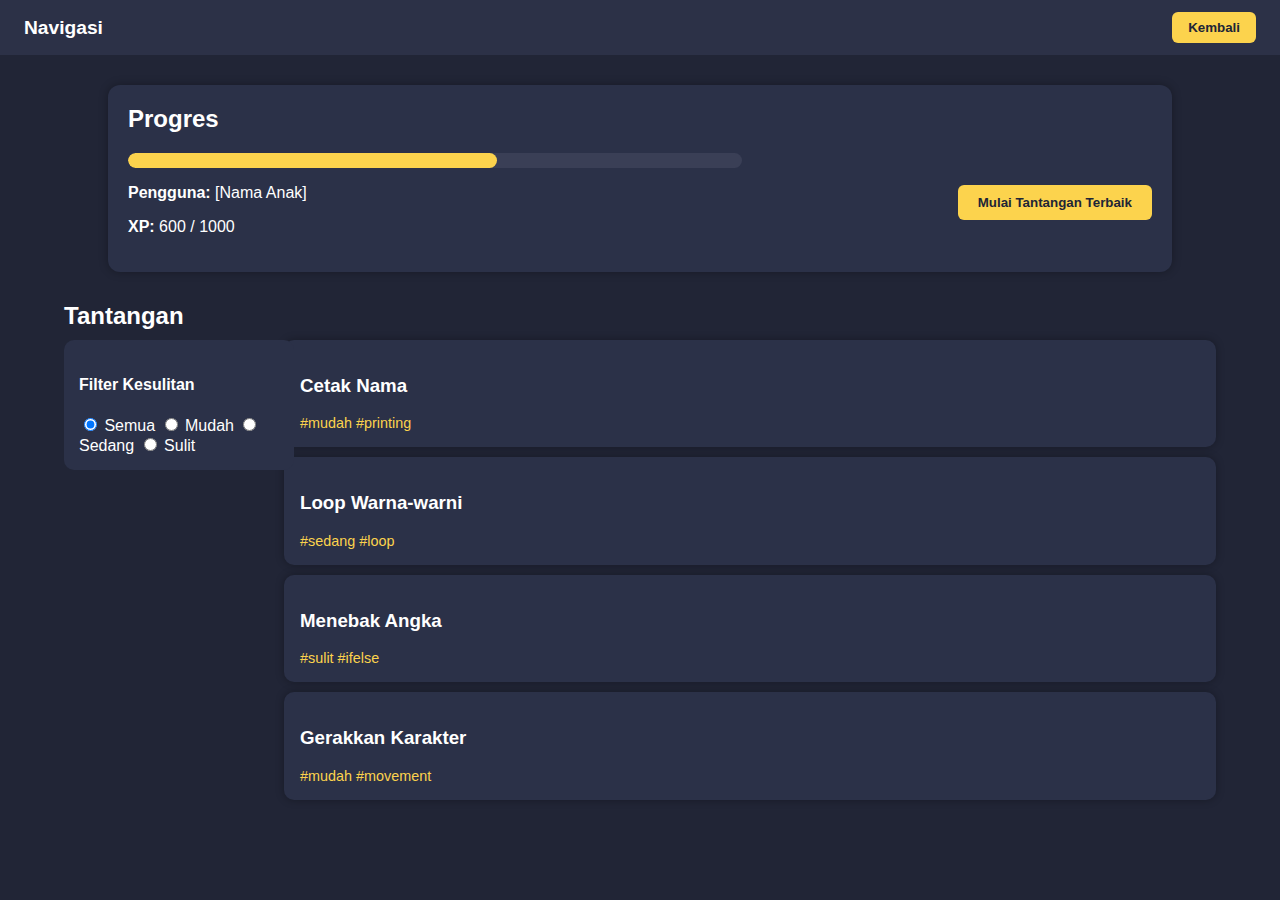
<file: Halaman_Taman_Kanak-Kanak/challenge_list.html>
<!DOCTYPE html>
<html lang="id">
<head>
  <meta charset="UTF-8">
  <meta name="viewport" content="width=device-width, initial-scale=1.0">
  <title>Daftar Tantangan - TK Coding</title>
  <link rel="stylesheet" href="challenge_list_style.css">
</head>
<body>
  <!-- NAVIGATION -->
  <nav>
    <span class="nav-title">Navigasi</span>
    <button class="back-btn" onclick="window.location.href='../index.html'">Kembali</button>
  </nav>

  <!-- PROGRESS BOX -->
  <section class="progress-box">
    <div class="progress-header">
      <h2>Progres</h2>
    </div>

    <div class="progress-content">
      <div class="user-info">
        <div class="exp-bar">
          <div class="exp-fill" style="width: 60%;"></div>
        </div>
        <p><strong>Pengguna:</strong> [Nama Anak]</p>
        <p><strong>XP:</strong> 600 / 1000</p>
      </div>

      <div class="best-challenge">
        <button id="btn-best" onclick="mulaiTantangan()">Mulai Tantangan Terbaik</button>
      </div>
    </div>
  </section>

  <!-- CHALLENGE LIST -->
  <section class="challenges">
    <h2>Tantangan</h2>

    <div class="filter-box">
      <h4>Filter Kesulitan</h4>
      <label><input type="radio" name="difficulty" value="all" checked> Semua</label>
      <label><input type="radio" name="difficulty" value="mudah"> Mudah</label>
      <label><input type="radio" name="difficulty" value="sedang"> Sedang</label>
      <label><input type="radio" name="difficulty" value="sulit"> Sulit</label>
    </div>

    <div class="challenge-list">
      <!-- contoh tantangan -->
      <div class="challenge-box mudah">
        <h3>Cetak Nama</h3>
        <p class="tags">#mudah #printing</p>
      </div>

      <div class="challenge-box sedang">
        <h3>Loop Warna-warni</h3>
        <p class="tags">#sedang #loop</p>
      </div>

      <div class="challenge-box sulit">
        <h3>Menebak Angka</h3>
        <p class="tags">#sulit #ifelse</p>
      </div>

      <div class="challenge-box mudah">
        <h3>Gerakkan Karakter</h3>
        <p class="tags">#mudah #movement</p>
      </div>
    </div>
  </section>

  <script src="challenge_list_script.js"></script>
</body>
</html>
</file>
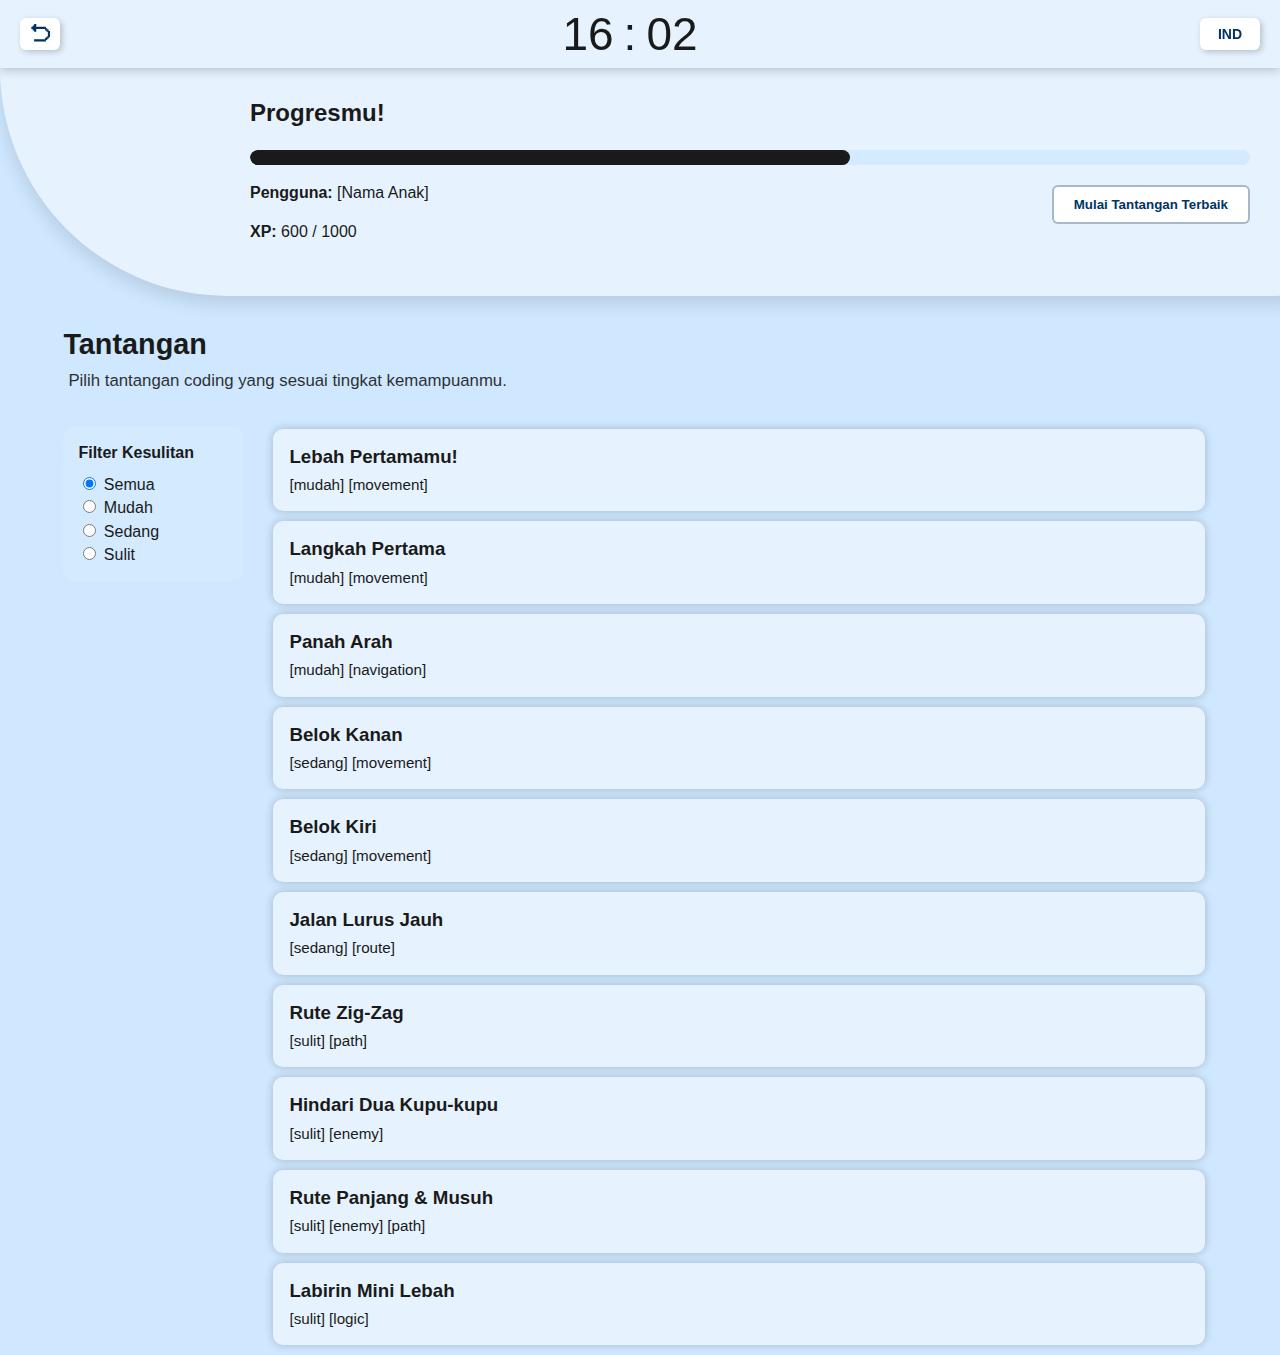
<file: SD/challenge-list.html>
<!DOCTYPE html>
<html lang="id">
<head>
  <meta charset="UTF-8">
  <meta name="viewport" content="width=device-width, initial-scale=1.0">
  <title>Daftar Tantangan - TK Coding</title>
  <link rel="stylesheet" href="challenge-list-style.css">

  <!-- FONT JAM DIGITAL -->
  <link href="https://fonts.cdnfonts.com/css/digital-numbers" rel="stylesheet">
</head>

<body class="theme-tk">

  <!-- ================================
       FIXED NAVBAR
  ================================= -->
  <nav class="navbar">

    <!-- LOGO / BACK BUTTON -> Diubah menjadi Tombol Back -->
    <button id="btn-back" class="nav-back-btn" onclick="window.location.href='../index.html'">
      ⮌
    </button>

    <!-- DIGITAL CLOCK -->
    <div class="nav-clock">
      <span id="clock-hour">00</span>:<span id="clock-minute">00</span>
    </div>

    <!-- LANGUAGE TOGGLE BUTTON -->
    <button id="lang-toggle-btn" class="lang-btn">IND</button>

  </nav>

  <!-- memberikan jarak padding supaya konten tidak tertutup navbar -->
  <div class="nav-spacer"></div>

  <!-- ================================
       PROGRESS BOX
  ================================= -->
  <section class="progress-box">
    <div class="progress-header">
      <h2 id="progress-title">Progresmu!</h2>
    </div>

    <div class="progress-content">
      <div class="user-info">
        <div class="exp-bar">
          <div class="exp-fill" style="width: 60%;"></div>
        </div>
        <p><strong id="user-label">Pengguna:</strong> [Nama Anak]</p>
        <p><strong id="xp-label">XP:</strong> 600 / 1000</p>
      </div>

      <div class="best-challenge">
        <button id="btn-best">
          <span id="btn-best-text">Mulai Tantangan Terbaik</span>
        </button>
      </div>
    </div>
  </section>

  <!-- ================================
       CHALLENGE LIST
  ================================= -->
  <section class="challenges">
    <h2 id="challenge-title">Tantangan</h2>
    <p class="challenge-subtitle" id="challenge-subtitle">Pilih tantangan coding yang sesuai tingkat kemampuanmu.</p>

    
    <div class="filter-box">
      <h4 id="filter-text">Filter Kesulitan</h4>

      <label><input type="radio" name="difficulty" value="all" checked> <span id="filter-all">Semua</span></label> <br>
      <label><input type="radio" name="difficulty" value="mudah"> <span id="filter-easy">Mudah</span></label> <br>
      <label><input type="radio" name="difficulty" value="sedang"> <span id="filter-medium">Sedang</span></label> <br>
      <label><input type="radio" name="difficulty" value="sulit"> <span id="filter-hard">Sulit</span></label> <br> 
    </div>

    <div class="challenge-list">

      <div class="challenge-box mudah" data-map="0" data-id="0">
        <h3 class="cl-title">Lebah Pertamamu!</h3>
        <p class="tags cl-tags">[mudah] [movement]</p>
      </div>

      <div class="challenge-box mudah" data-map="1" data-id="1">
        <h3 class="cl-title">Langkah Pertama</h3>
        <p class="tags cl-tags">[mudah] [movement]</p>
      </div>

      <div class="challenge-box mudah" data-map="2" data-id="2">
        <h3 class="cl-title">Panah Arah</h3>
        <p class="tags cl-tags">[mudah] [navigation]</p>
      </div>

      <div class="challenge-box sedang" data-map="3" data-id="3">
        <h3 class="cl-title">Belok Kanan</h3>
        <p class="tags cl-tags">[sedang] [movement]</p>
      </div>

      <div class="challenge-box sedang" data-map="4" data-id="4">
        <h3 class="cl-title">Belok Kiri</h3>
        <p class="tags cl-tags">[sedang] [movement]</p>
      </div>

      <div class="challenge-box sedang" data-map="5" data-id="5">
        <h3 class="cl-title">Jalan Lurus Jauh</h3>
        <p class="tags cl-tags">[sedang] [route]</p>
      </div>

      <div class="challenge-box sulit" data-map="6" data-id="6">
        <h3 class="cl-title">Rute Zig-Zag</h3>
        <p class="tags cl-tags">[sulit] [path]</p>
      </div>

      <div class="challenge-box sulit" data-map="7" data-id="7">
        <h3 class="cl-title">Hindari Dua Kupu-kupu</h3>
        <p class="tags cl-tags">[sulit] [enemy]</p>
      </div>

      <div class="challenge-box sulit" data-map="8" data-id="8">
        <h3 class="cl-title">Rute Panjang & Musuh</h3>
        <p class="tags cl-tags">[sulit] [enemy] [path]</p>
      </div>

      <div class="challenge-box sulit" data-map="9" data-id="9">
        <h3 class="cl-title">Labirin Mini Lebah</h3>
        <p class="tags cl-tags">[sulit] [logic]</p>
      </div>


    </div>

  </section>

  <script src="challenge-list-script.js"></script>

</body>
</html>
</file>
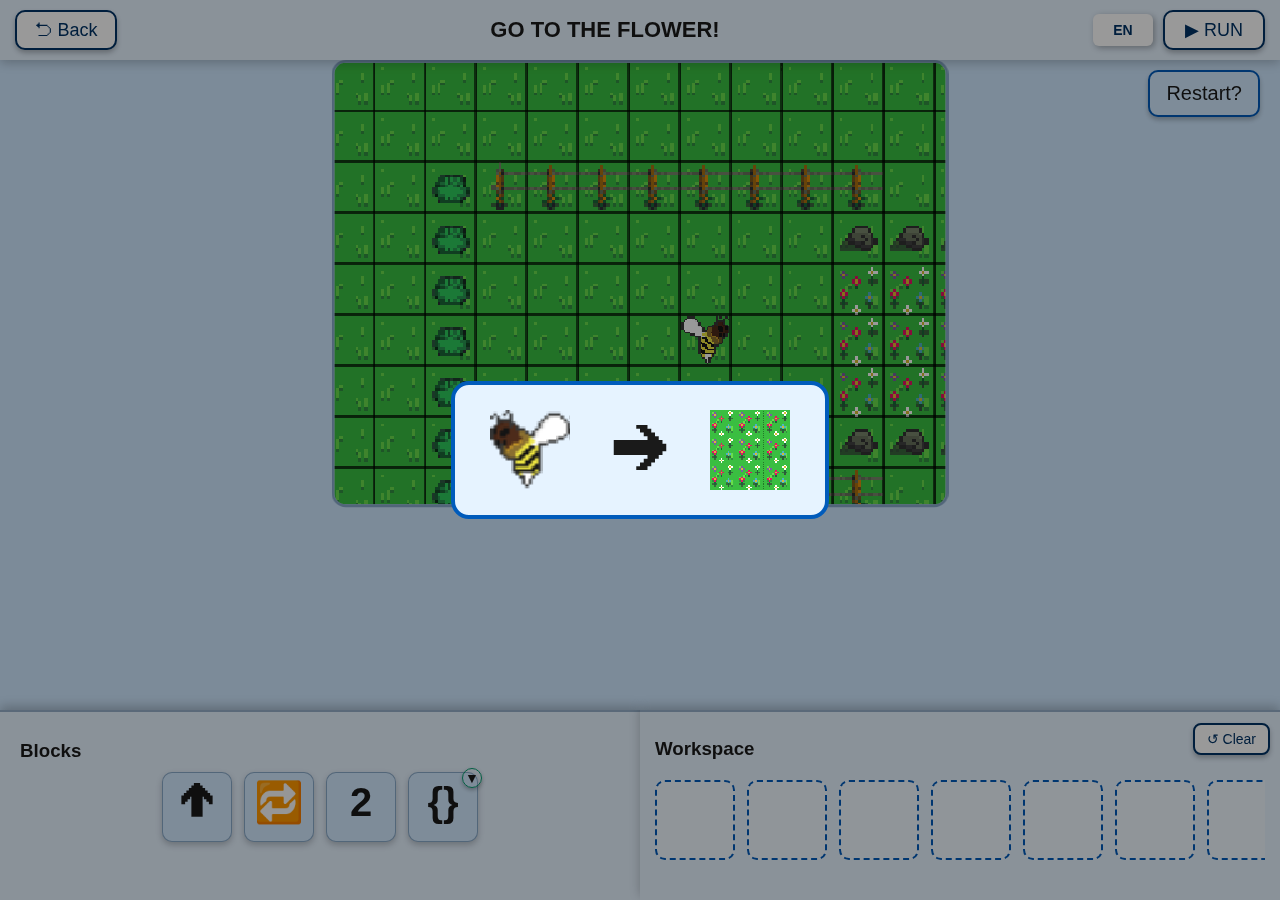
<file: SD/gameplay.html>
<!DOCTYPE html>
<html lang="id">
  <head>
    <meta charset="UTF-8">
    <meta name="viewport" content="width=device-width, initial-scale=1.0">
    <title>Editor Codeblocks</title>
    <link rel="stylesheet" href="gameplay-style.css">
  </head>

  <body>

  <div class="header-bar">
    <button id="btn-back" class="nav-btn">⮌ Back</button>

    <div class="title" id="title-text">GO TO THE FLOWER!</div>

    <div class="right-controls">
        <button id="lang-toggle-btn" class="lang-btn">EN</button>
        <button id="btn-run" class="nav-btn">▶ RUN</button>
    </div>
  </div>


  <canvas id="game"></canvas>

  <button id="btn-reset-manual" class="btn-reset-manual">Restart?</button>

  <div class="bottom-panel">

    <!-- TOOLBAR kiri -->
    <div class="toolbar-area">
      <h3 id="title-blocks">Blocks</h3>
        <div class="toolbar-buttons">

          <div class="toolbar-btn" id="btn-jalan">
            <span class="block-label">🡱</span>
            <div class="dropup" id="dropup-jalan">
              <div class="drop-item" data-type="jalan" data-dir="up">🡱</div>
              <div class="drop-item" data-type="jalan" data-dir="right">🡲</div>
              <div class="drop-item" data-type="jalan" data-dir="left">🡸</div>
              <div class="drop-item" data-type="jalan" data-dir="down">🡳</div>
            </div>
          </div>

          <div class="toolbar-btn" id="btn-tembak">
            <span class="block-label">🔫</span>
            <div class="dropup" id="dropup-tembak">
              <div class="drop-item" data-type="tembak">🔫</div>
            </div>
          </div>

          <div class="toolbar-btn" id="btn-loop">
            <span class="block-label">🔁</span>
            <div class="dropup" id="dropup-loop">
              <div class="drop-item" data-type="loop" data-dir="default">1</div>
            </div>
          </div>

          <div class="toolbar-btn" id="btn-if-else">
            <span class="block-label">2</span>
            <div class="dropup" id="dropup-if-else">
              <div class="drop-item" data-type="if-else" data-dir="default">1</div>
            </div>
          </div>

          <!-- FUNCTION BLOCK DENGAN TOGGLE DAN DEFINITION BUBBLE -->
          <div class="toolbar-btn" id="btn-function">
            <span class="block-label function-label">{}</span>
            
            <!-- Tombol Toggle Function Definition (di render ulang via JS) -->
            <div class="function-toggle-btn" id="function-toggle-btn-toolbar">▼</div>

            <!-- Function Definition Bubble - Selalu di toolbar, dibuka/ditutup via JS -->
            <div class="function-dropup" id="function-definition-bubble">
              <div class="function-slot-container">
                  <div class="slot function-nested-slot" data-index="0"></div>
                  <div class="slot function-nested-slot" data-index="1"></div>
              </div>
            </div>

            <div class="dropup" id="dropup-function">
              <div class="drop-item" data-type="function" data-dir="default">{}</div>
            </div>
          </div>
          <!-- END FUNCTION BLOCK -->

        </div>
    </div>


    <!-- WORKSPACE kanan - KOSONGKAN DARI SINI -->
  </div>
    
  <!-- WORKSPACE BARU: Pindah ke luar bottom-panel untuk mengontrol stacking secara global -->
  <div class="workspace-area-wrapper">
      <div class="workspace-area">

        <button id="btn-reset-workspace" class="btn-reset-workspace">↺ Clear</button>

        <h3 id="title-workspace">Area Kerja</h3>
        <div id="slots" class="workspace-scroll">
          <div class="slot"></div>
          <div class="slot"></div>
          <div class="slot"></div>
          <div class="slot"></div>
          <div class="slot"></div>
          <div class="slot"></div>
          <div class="slot"></div>
          <div class="slot"></div>
          <div class="slot"></div>
          <div class="slot"></div>
          <div class="slot"></div>
        </div>
      </div>
  </div>


  <div id="win-overlay" class="win-overlay">
    <div class="win-popup">
      <div class="win-title">🎉 YOU WIN! 🎉</div>
      <div id="honey-reward" class="honey-reward">
        <img src="../Asset/Sprites/Honeycomb.png" class="honey-icon">
        <div class="honey-equal">=</div>
        <span id="honey-number">1</span>
      </div>
      <button class="btn-kembali" id="btn-kembali-win">⮌ BACK</button>
    </div>
  </div>

  <div id="intro-popup">
    <div class="intro-content">
      <canvas id="intro-bee-canvas" width="64" height="64"></canvas>
      <div class="intro-arrow">🡲</div>
      <img src="../Asset/flower-demo.png" class="intro-flower">
    </div>
  </div>

  <script src="gameplay-script.js"></script> 
  </body>
</html>
</file>
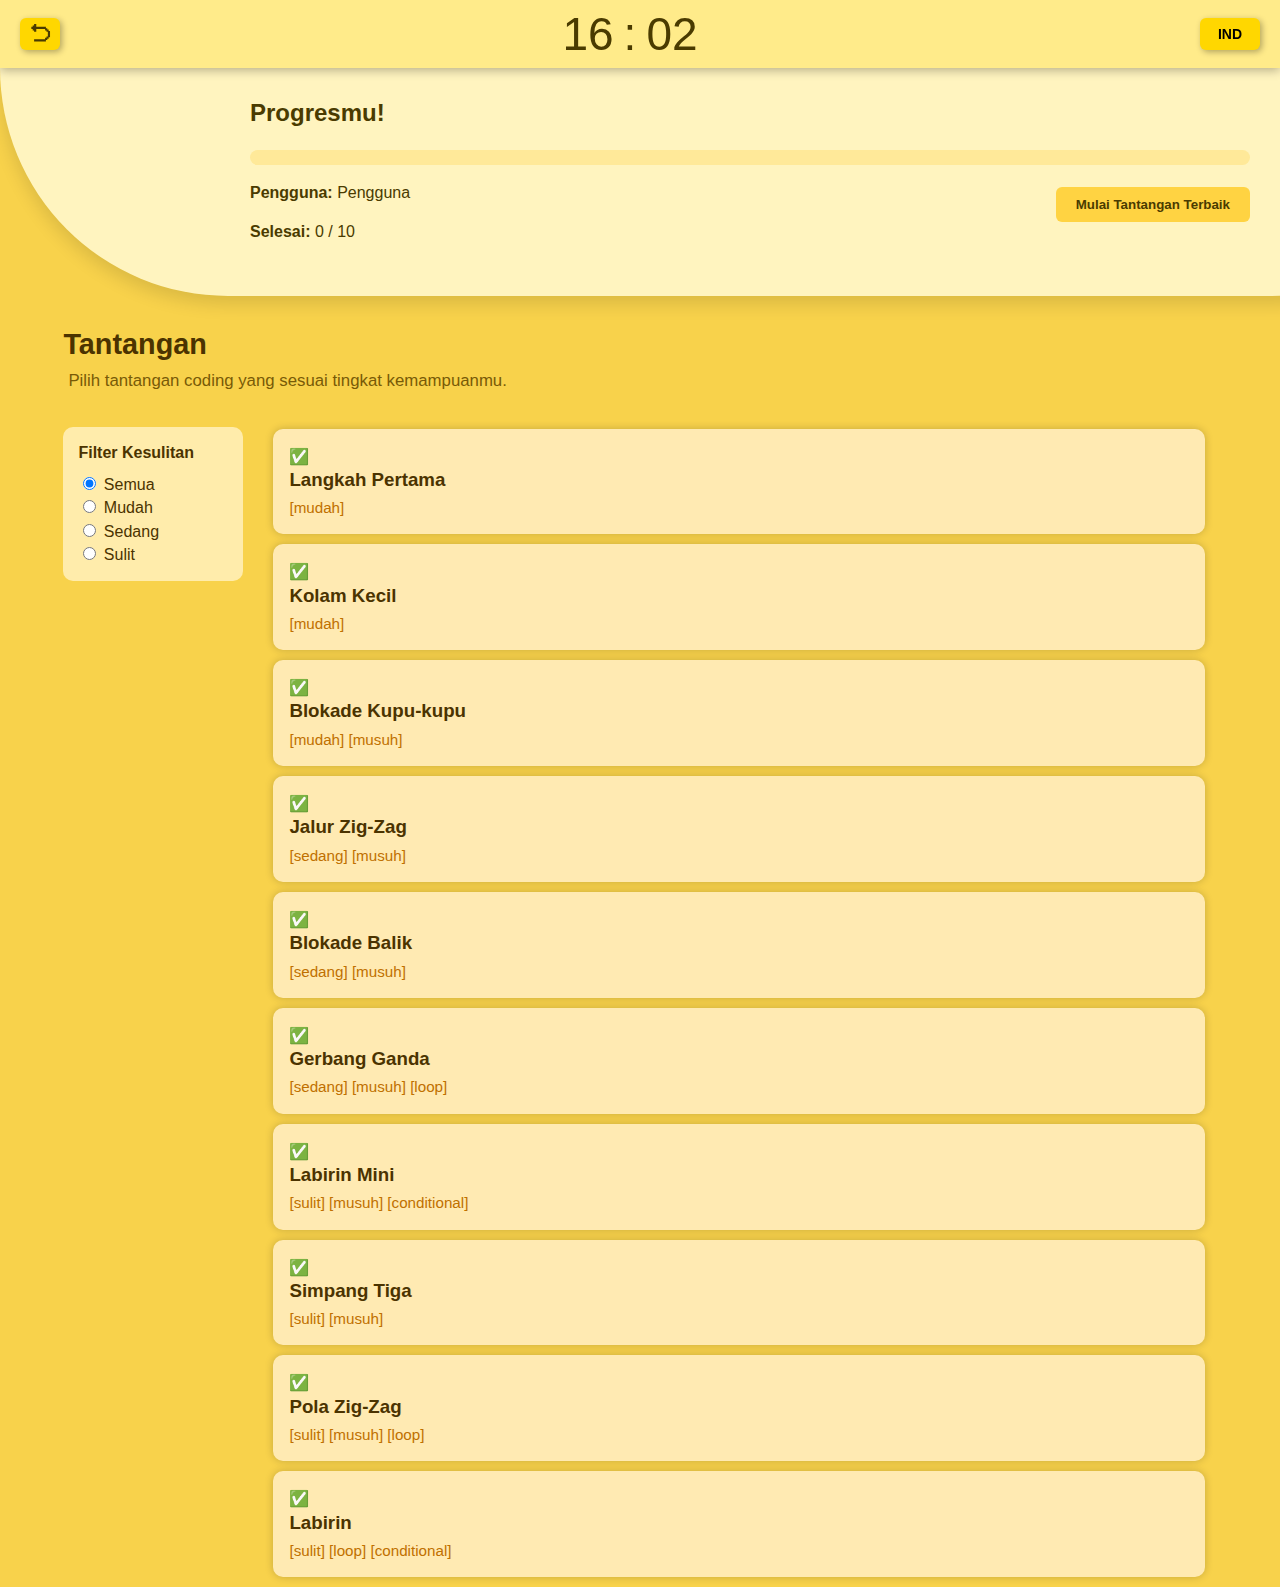
<file: TK/challenge-list.html>
<!DOCTYPE html>
<html lang="id">
<head>
  <meta charset="UTF-8">
  <meta name="viewport" content="width=device-width, initial-scale=1.0">
  <title>Daftar Tantangan - TK Coding</title>
  <link rel="stylesheet" href="challenge-list-style.css">
  <link href="https://fonts.cdnfonts.com/css/digital-numbers" rel="stylesheet">
</head>

<body class="theme-tk">

  <!-- ================================
       FIXED NAVBAR
  ================================= -->
  <nav class="navbar">

    <button id="btn-back" class="nav-back-btn" onclick="window.location.href='../index.html'">
      ⮌
    </button>

    <div class="nav-clock">
      <span id="clock-hour">00</span>:<span id="clock-minute">00</span>
    </div>

    <button id="lang-toggle-btn" class="lang-btn">IND</button>

  </nav>

  <div class="nav-spacer"></div>

  <!-- ================================
       PROGRESS BOX
  ================================= -->
  <section class="progress-box">
    <div class="progress-header">
      <h2 id="progress-title">Progresmu!</h2>
    </div>

    <div class="progress-content">
      <div class="user-info">
        <div class="exp-bar">
          <div id="exp-fill" class="exp-fill" style="width: 0%;"></div>
        </div>
        <p><strong id="user-label">Pengguna:</strong> <span id="user-name-display">[Nama Anak]</span></p>
        <p><strong id="xp-label">XP:</strong> <span id="user-xp-display">0</span> / <span id="user-xp-max">10</span></p>
      </div>

      <div class="best-challenge">
        <button id="btn-best">
          <span id="btn-best-text">Mulai Tantangan Terbaik</span>
        </button>
      </div>
    </div>
  </section>

  <!-- ================================
       CHALLENGE LIST
  ================================= -->
  <section class="challenges">
    <h2 id="challenge-title">Tantangan</h2>
    <p class="challenge-subtitle" id="challenge-subtitle">Pilih tantangan coding yang sesuai tingkat kemampuanmu.</p>

    <div class="filter-box">
      <h4 id="filter-text">Filter Kesulitan</h4>

      <label><input type="radio" name="difficulty" value="all" checked> <span id="filter-all">Semua</span></label> <br>
      <label><input type="radio" name="difficulty" value="mudah"> <span id="filter-easy">Mudah</span></label> <br>
      <label><input type="radio" name="difficulty" value="sedang"> <span id="filter-medium">Sedang</span></label> <br>
      <label><input type="radio" name="difficulty" value="sulit"> <span id="filter-hard">Sulit</span></label> <br> 
    </div>

    <div class="challenge-list">

      <div class="challenge-box mudah" data-map="0" data-id="0">
        <div class="completion-badge hidden">✅</div>
        <h3 class="cl-title">Langkah Pertama</h3>
        <p class="tags cl-tags">[mudah] [musuh]</p>
      </div>

      <div class="challenge-box mudah" data-map="1" data-id="1">
        <div class="completion-badge hidden">✅</div>
        <h3 class="cl-title">Kolam Kecil</h3>
        <p class="tags cl-tags">[mudah] [musuh]</p>
      </div>

      <div class="challenge-box mudah" data-map="2" data-id="2">
        <div class="completion-badge hidden">✅</div>
        <h3 class="cl-title">Blokade Kupu-kupu</h3>
        <p class="tags cl-tags">[mudah] [musuh]</p>
      </div>

      <div class="challenge-box sedang" data-map="3" data-id="3">
        <div class="completion-badge hidden">✅</div>
        <h3 class="cl-title">Jalur Zig-Zag</h3>
        <p class="tags cl-tags">[sedang] [musuh]</p>
      </div>

      <div class="challenge-box sedang" data-map="4" data-id="4">
        <div class="completion-badge hidden">✅</div>
        <h3 class="cl-title">Blokade Balik</h3>
        <p class="tags cl-tags">[sedang] [musuh]</p>
      </div>

      <div class="challenge-box sedang" data-map="5" data-id="5">
        <div class="completion-badge hidden">✅</div>
        <h3 class="cl-title">Gerbang Ganda</h3>
        <p class="tags cl-tags">[sedang] [musuh] [loop]</p>
      </div>

      <div class="challenge-box sulit" data-map="6" data-id="6">
        <div class="completion-badge hidden">✅</div>
        <h3 class="cl-title">Labirin Mini</h3>
        <p class="tags cl-tags">[sulit] [musuh] [conditional]</p>
      </div>

      <div class="challenge-box sulit" data-map="7" data-id="7">
        <div class="completion-badge hidden">✅</div>
        <h3 class="cl-title">Simpang Tiga</h3>
        <p class="tags cl-tags">[sulit] [musuh]</p>
      </div>

      <div class="challenge-box sulit" data-map="8" data-id="8">
        <div class="completion-badge hidden">✅</div>
        <h3 class="cl-title">Pola Zig-Zag</h3>
        <p class="tags cl-tags">[sulit] [musuh] [loop]</p>
      </div>

      <div class="challenge-box sulit" data-map="9" data-id="9">
        <div class="completion-badge hidden">✅</div>
        <h3 class="cl-title">Labirin</h3>
        <p class="tags cl-tags">[sulit] [loop] [conditional]</p>
      </div>

    </div>

  </section>

  <script src="challenge-list-script.js"></script>

</body>
</html>
</file>
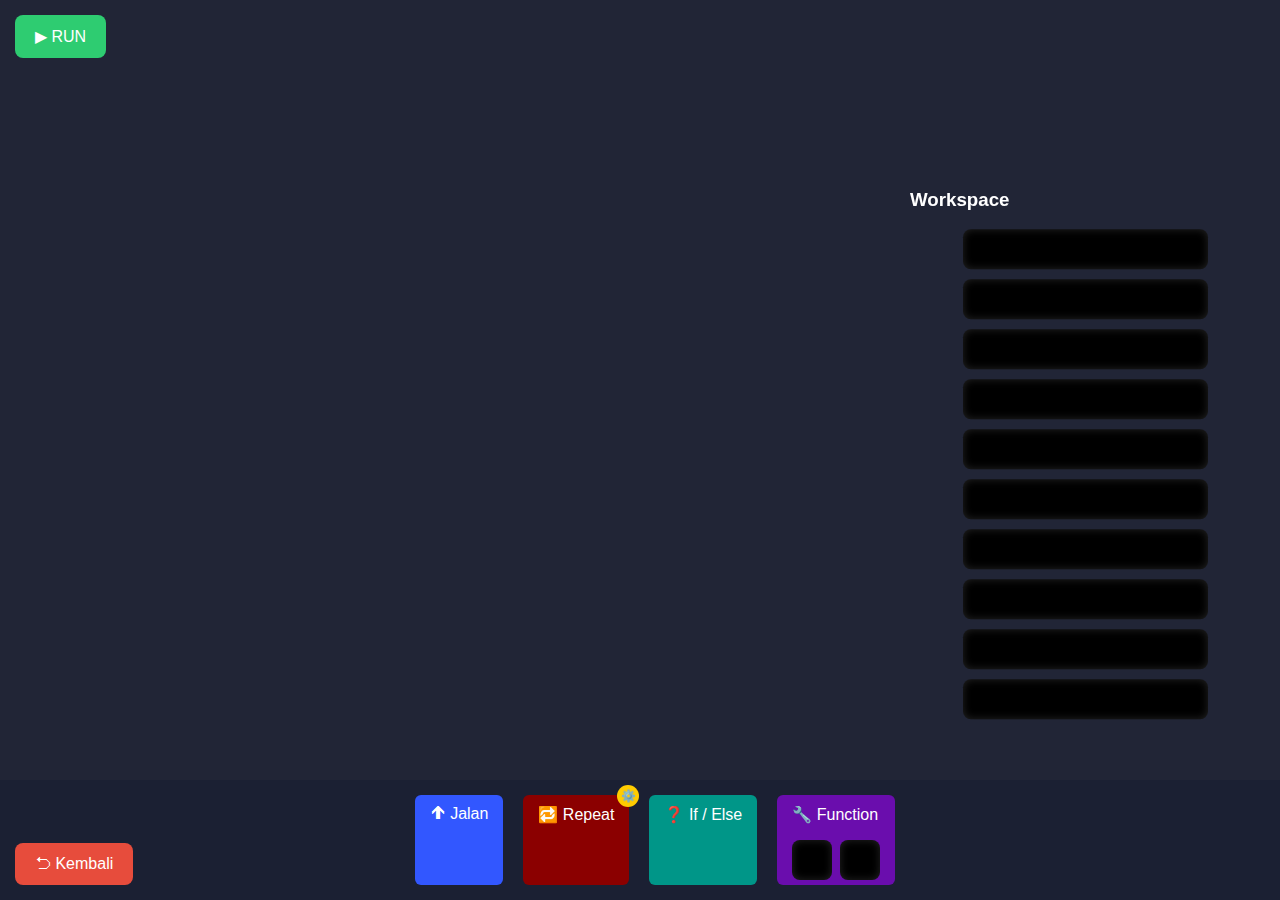
<file: Referensi/challenge-placeholder/challenge-placeholder.html>
<!DOCTYPE html>
<html lang="id">
<head>
  <meta charset="UTF-8">
  <meta name="viewport" content="width=device-width, initial-scale=1.0">
  <title>Editor Codeblocks</title>
  <link rel="stylesheet" href="challenge-placeholder.css">
</head>

<body>

<button id="btn-run">▶ RUN</button>

<div class="work-area">

  <!-- WORKSPACE VERTIKAL -->
  <div class="workspace">
    <h3>Workspace</h3>
    <div id="slots">
      <!-- 10 SLOT KOSONG -->
      <div class="slot"></div>
      <div class="slot"></div>
      <div class="slot"></div>
      <div class="slot"></div>
      <div class="slot"></div>
      <div class="slot"></div>
      <div class="slot"></div>
      <div class="slot"></div>
      <div class="slot"></div>
      <div class="slot"></div>
    </div>
  </div>

  <!-- CODEBLOCKS BAWAH -->
  <div class="codeblocks-bar">

    <!-- JALAN -->
    <div class="block block-jalan" data-type="jalan">
      🡱 Jalan
    </div>

    <!-- REPEAT -->
    <div class="block block-repeat" data-type="repeat">
      🔁 Repeat
    </div>

    <!-- IF/ELSE -->
    <div class="block block-if" data-type="if">
      ❓ If / Else
    </div>

    <!-- FUNCTION -->
    <div class="block block-func" data-type="function">
      🔧 Function
      <div class="func-inner">
        <div class="slot func-slot"></div>
        <div class="slot func-slot"></div>
      </div>
    </div>

  </div>

</div>

<button id="btn-back" onclick="window.location.href='../challenge-list.html'">⮌ Kembali</button>

<!-- POPUP REPEAT EDITOR -->
<div id="repeat-editor" class="repeat-editor hidden">
  <div class="repeat-window">

    <div class="repeat-header">
      <span>Edit Repeat</span>
      <button id="repeat-close" class="repeat-close">✖</button>
    </div>

    <div class="repeat-slots">
      <div class="slot repeat-inner-slot"></div>
      <div class="slot repeat-inner-slot"></div>
    </div>

    <label class="repeat-label">Jumlah Pengulangan:</label>
    <input type="number" id="repeat-count" min="1" value="1">

    <button id="save-repeat" class="repeat-save">Simpan</button>

  </div>
</div>


<script src="challenge-placeholder.js"></script>

</body>
</html>
</file>
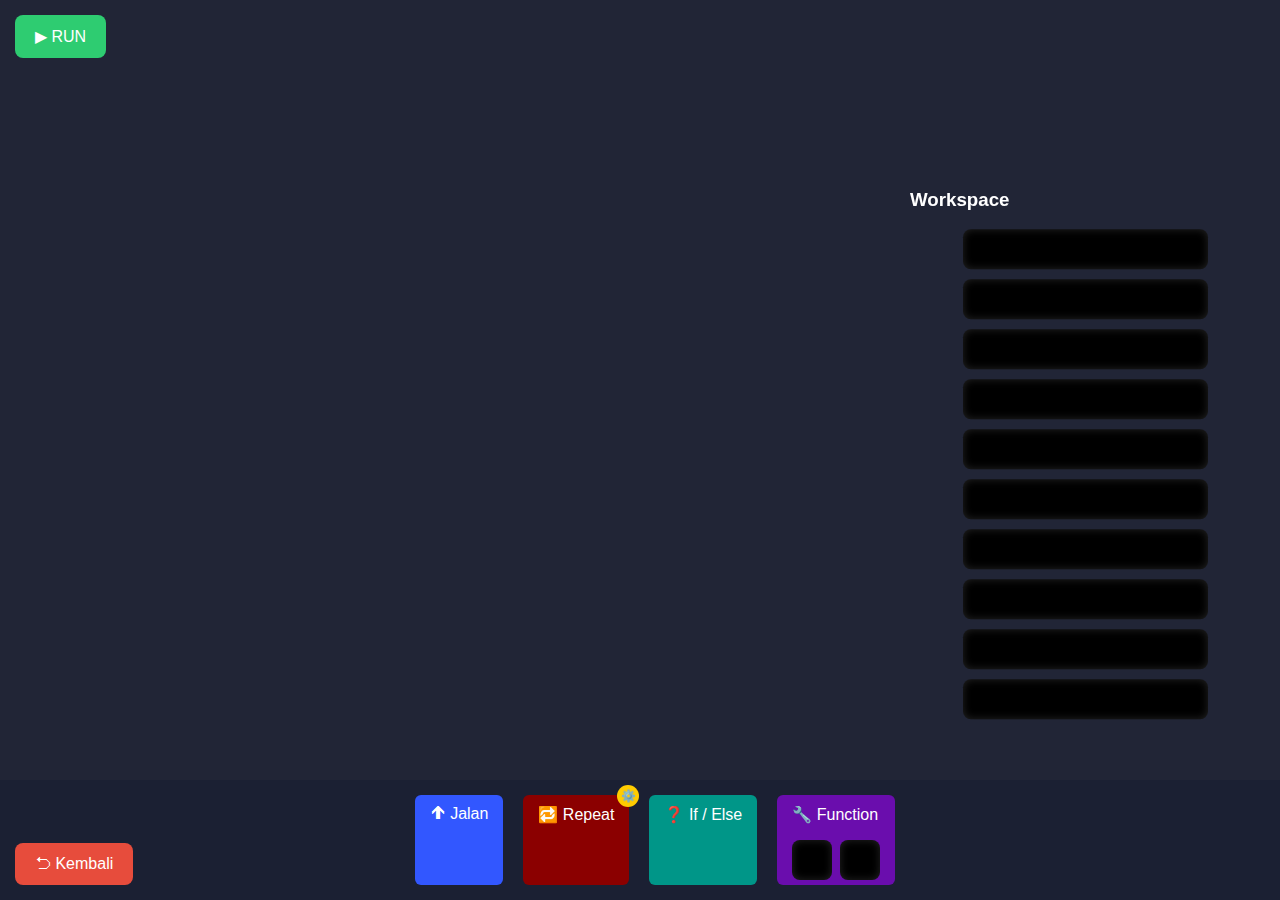
<file: TK/challenge-placeholder/challenge-placeholder.html>
<!DOCTYPE html>
<html lang="id">
<head>
  <meta charset="UTF-8">
  <meta name="viewport" content="width=device-width, initial-scale=1.0">
  <title>Editor Codeblocks</title>
  <link rel="stylesheet" href="challenge-placeholder.css">
</head>

<body>

<button id="btn-run">▶ RUN</button>

<div class="work-area">

  <!-- WORKSPACE VERTIKAL -->
  <div class="workspace">
    <h3>Workspace</h3>
    <div id="slots">
      <!-- 10 SLOT KOSONG -->
      <div class="slot"></div>
      <div class="slot"></div>
      <div class="slot"></div>
      <div class="slot"></div>
      <div class="slot"></div>
      <div class="slot"></div>
      <div class="slot"></div>
      <div class="slot"></div>
      <div class="slot"></div>
      <div class="slot"></div>
    </div>
  </div>

  <!-- CODEBLOCKS BAWAH -->
  <div class="codeblocks-bar">

    <!-- JALAN -->
    <div class="block block-jalan" data-type="jalan">
      🡱 Jalan
    </div>

    <!-- REPEAT -->
    <div class="block block-repeat" data-type="repeat">
      🔁 Repeat
    </div>

    <!-- IF/ELSE -->
    <div class="block block-if" data-type="if">
      ❓ If / Else
    </div>

    <!-- FUNCTION -->
    <div class="block block-func" data-type="function">
      🔧 Function
      <div class="func-inner">
        <div class="slot func-slot"></div>
        <div class="slot func-slot"></div>
      </div>
    </div>

  </div>

</div>

<button id="btn-back" onclick="window.location.href='../challenge_list.html'">⮌ Kembali</button>

<!-- POPUP REPEAT EDITOR -->
<div id="repeat-editor" class="repeat-editor hidden">
  <div class="repeat-window">

    <div class="repeat-header">
      <span>Edit Repeat</span>
      <button id="repeat-close" class="repeat-close">✖</button>
    </div>

    <div class="repeat-slots">
      <div class="slot repeat-inner-slot"></div>
      <div class="slot repeat-inner-slot"></div>
    </div>

    <label class="repeat-label">Jumlah Pengulangan:</label>
    <input type="number" id="repeat-count" min="1" value="1">

    <button id="save-repeat" class="repeat-save">Simpan</button>

  </div>
</div>


<script src="challenge-placeholder.js"></script>

</body>
</html>
</file>
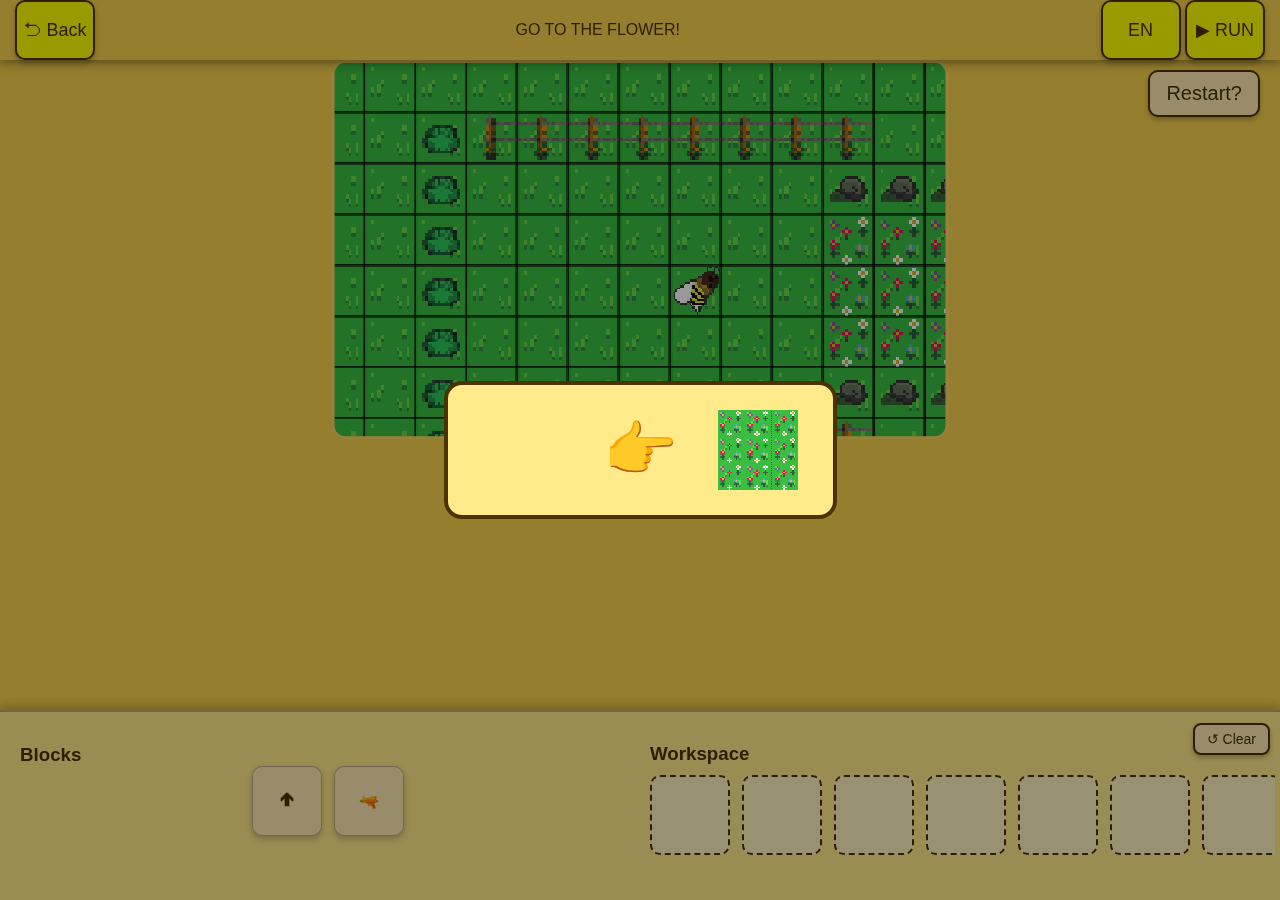
<file: TK/challenges/easy-text.html>
<!DOCTYPE html>
<html lang="id">
  <head>
    <meta charset="UTF-8">
    <meta name="viewport" content="width=device-width, initial-scale=1.0">
    <title>Editor Codeblocks</title>
    <link rel="stylesheet" href="easy-text-style.css">
  </head>

  <body>

  <div class="header-bar">
    <button id="btn-back" class="nav-btn">⮌ Back</button>

    <div class="title" id="title-text">GO TO THE FLOWER!</div>

    <div class="right-controls">
        <button id="lang-toggle-btn" class="lang-btn">EN</button>
        <button id="btn-run" class="nav-btn">▶ RUN</button>
    </div>
  </div>




  <canvas id="game"></canvas>

  <button id="btn-reset-manual" class="btn-reset-manual">Restart?</button>

  <div class="bottom-panel">

    <!-- TOOLBAR kiri -->
    <div class="toolbar-area">
      <h3 id="title-blocks">Blocks</h3>
        <div class="toolbar-buttons">

          <div class="toolbar-btn" id="btn-jalan">
            <span class="block-label">🡱</span>
            <div class="dropup" id="dropup-jalan">
              <div class="drop-item" data-type="jalan" data-dir="up">🡱</div>
              <div class="drop-item" data-type="jalan" data-dir="right">🡲</div>
              <div class="drop-item" data-type="jalan" data-dir="left">🡸</div>
              <div class="drop-item" data-type="jalan" data-dir="down">🡳</div>
            </div>
          </div>

          <div class="toolbar-btn" id="btn-tembak">
            <span class="block-label">🔫</span>
            <div class="dropup" id="dropup-tembak">
              <div class="drop-item" data-type="tembak">🔫</div>
            </div>
          </div>

        </div>
    </div>


    <!-- WORKSPACE kanan -->
    <div class="workspace-area">

      <button id="btn-reset-workspace" class="btn-reset-workspace">↺ Clear</button>

      <h3 id="title-workspace">Workspace</h3>
      <div id="slots" class="workspace-scroll">
        <div class="slot"></div>
        <div class="slot"></div>
        <div class="slot"></div>
        <div class="slot"></div>
        <div class="slot"></div>
        <div class="slot"></div>
        <div class="slot"></div>
        <div class="slot"></div>
        <div class="slot"></div>
        <div class="slot"></div>
      </div>
    </div>

  </div>

  <div id="win-overlay" class="win-overlay">
    <div class="win-popup">
      <div class="win-title">🎉 YOU WIN! 🎉</div>
      <div id="honey-reward" class="honey-reward">
        <img src="../Asset/Sprites/Honeycomb.png" class="honey-icon">
        <div class="honey-equal">=</div>
        <span id="honey-number">1</span>
      </div>
      <button class="btn-kembali" id="btn-kembali-win">⮌ BACK</button>
    </div>
  </div>

  <div id="intro-popup">
    <div class="intro-content">
      <canvas id="intro-bee-canvas" width="64" height="64"></canvas>
      <div class="intro-arrow">👉</div>
      <img src="../Asset/flower-demo.png" class="intro-flower">
    </div>
  </div>

  <script src="easy-text-script.js"></script>
  </body>
</html>
</file>
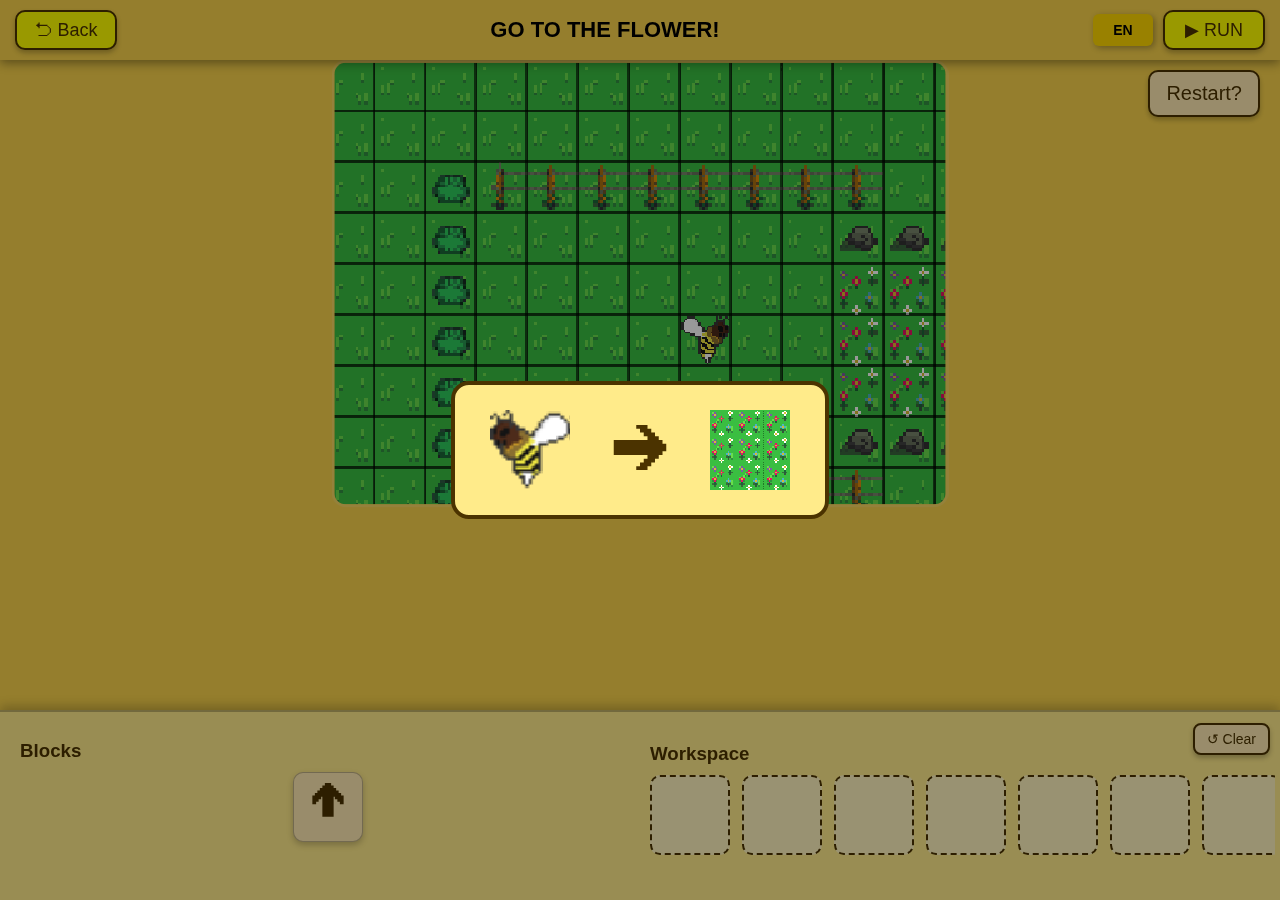
<file: TK/challenges/gameplay.html>
<!DOCTYPE html>
<html lang="id">
  <head>
    <meta charset="UTF-8">
    <meta name="viewport" content="width=device-width, initial-scale=1.0">
    <title>Editor Codeblocks</title>
    <link rel="stylesheet" href="gameplay-style.css">
  </head>

  <body>

  <div class="header-bar">
    <button id="btn-back" class="nav-btn">⮌ Back</button>

    <div class="title" id="title-text">GO TO THE FLOWER!</div>

    <div class="right-controls">
        <button id="lang-toggle-btn" class="lang-btn">EN</button>
        <button id="btn-run" class="nav-btn">▶ RUN</button>
    </div>
  </div>




  <canvas id="game"></canvas>

  <button id="btn-reset-manual" class="btn-reset-manual">Restart?</button>

  <div class="bottom-panel">

    <!-- TOOLBAR kiri -->
    <div class="toolbar-area">
      <h3 id="title-blocks">Blocks</h3>
        <div class="toolbar-buttons">

          <div class="toolbar-btn" id="btn-jalan">
            <span class="block-label">🡱</span>
            <div class="dropup" id="dropup-jalan">
              <div class="drop-item" data-type="jalan" data-dir="up">🡱</div>
              <div class="drop-item" data-type="jalan" data-dir="right">🡲</div>
              <div class="drop-item" data-type="jalan" data-dir="left">🡸</div>
              <div class="drop-item" data-type="jalan" data-dir="down">🡳</div>
            </div>
          </div>

          <div class="toolbar-btn" id="btn-tembak">
            <span class="block-label">🔫</span>
            <div class="dropup" id="dropup-tembak">
              <div class="drop-item" data-type="tembak">🔫</div>
            </div>
          </div>

        </div>
    </div>


    <!-- WORKSPACE kanan -->
    <div class="workspace-area">

      <button id="btn-reset-workspace" class="btn-reset-workspace">↺ Clear</button>

      <h3 id="title-workspace">Workspace</h3>
      <div id="slots" class="workspace-scroll">
        <div class="slot"></div>
        <div class="slot"></div>
        <div class="slot"></div>
        <div class="slot"></div>
        <div class="slot"></div>
        <div class="slot"></div>
        <div class="slot"></div>
        <div class="slot"></div>
        <div class="slot"></div>
        <div class="slot"></div>
      </div>
    </div>

  </div>

  <div id="win-overlay" class="win-overlay">
    <div class="win-popup">
      <div class="win-title">🎉 YOU WIN! 🎉</div>
      <div id="honey-reward" class="honey-reward">
        <img src="../Asset/Sprites/Honeycomb.png" class="honey-icon">
        <div class="honey-equal">=</div>
        <span id="honey-number">1</span>
      </div>
      <button class="btn-kembali" id="btn-kembali-win">⮌ BACK</button>
    </div>
  </div>

  <div id="intro-popup">
    <div class="intro-content">
      <canvas id="intro-bee-canvas" width="64" height="64"></canvas>
      <div class="intro-arrow">🡲</div>
      <img src="../Asset/flower-demo.png" class="intro-flower">
    </div>
  </div>
  <!-- 
  <script src="scripts/config.js"></script>
  <script src="scripts/loaders.js"></script>
  <script src="scripts/engine-map.js"></script>
  <script src="scripts/engine-bee.js"></script>
  <script src="scripts/engine-enemy.js"></script>
  <script src="scripts/engine-projectile.js"></script>
  <script src="scripts/camera.js"></script>
  <script src="scripts/workspace.js"></script>
  <script src="scripts/language.js"></script>
  <script src="scripts/main.js"></script> 
  -->

  <script src="scripts/Template.js"></script> 
  </body>
</html>
</file>
<file: Halaman_Taman_Kanak-Kanak/challenge_list_style.css>
/* Warna dasar dan font */
body {
  margin: 0;
  padding: 0;
  background-color: #212536;
  color: #ffffff;
  font-family: 'Helvetica', sans-serif;
}

/* NAVBAR */
nav {
  display: flex;
  justify-content: space-between;
  align-items: center;
  background-color: #2c3147;
  padding: 12px 24px;
}

.nav-title {
  font-size: 1.2rem;
  font-weight: bold;
}

.back-btn {
  background-color: #fcd34d;
  color: #212536;
  border: none;
  border-radius: 6px;
  padding: 8px 16px;
  cursor: pointer;
  font-weight: bold;
  transition: transform 0.1s ease;
}
.back-btn:hover {
  transform: scale(1.05);
}

/* PROGRESS BOX */
.progress-box {
  background-color: #2b3148;
  border-radius: 12px;
  padding: 20px;
  margin: 30px auto;
  width: 80%;
  box-shadow: 0 0 10px rgba(0,0,0,0.3);
}

.progress-header h2 {
  margin-top: 0;
}

.progress-content {
  display: flex;
  justify-content: space-between;
  align-items: center;
}

.user-info {
  width: 60%;
}

.exp-bar {
  background-color: #3a3f56;
  border-radius: 10px;
  height: 15px;
  margin-bottom: 10px;
  overflow: hidden;
}

.exp-fill {
  background-color: #fcd34d;
  height: 100%;
  width: 0%;
  border-radius: 10px;
  transition: width 0.3s ease-in-out;
}

.best-challenge button {
  background-color: #fcd34d;
  color: #212536;
  border: none;
  border-radius: 6px;
  padding: 10px 20px;
  cursor: pointer;
  font-weight: bold;
  transition: transform 0.1s ease;
}
.best-challenge button:hover {
  transform: scale(1.05);
}

/* CHALLENGES SECTION */
.challenges {
  width: 90%;
  margin: auto;
}

.challenges h2 {
  margin-bottom: 10px;
}

.filter-box {
  background-color: #2b3148;
  border-radius: 10px;
  padding: 15px;
  width: 200px;
  float: left;
}

.challenge-list {
  margin-left: 220px;
}

.challenge-box {
  background-color: #2b3148;
  border-radius: 10px;
  padding: 16px;
  margin: 10px 0;
  box-shadow: 0 0 8px rgba(0,0,0,0.3);
}

.tags {
  color: #fcd34d;
  font-size: 0.9rem;
  margin: 4px 0 0;
}
</file>
<file: SD/challenge-list-style.css>
/* ============================================================
   VARIABLE DEFINITION (SD THEME)
============================================================ */
:root {
  /* Warna Dasar SD (Light Blue Hover Style) */
  --sd-bg: #cfe8ff;        /* Latar Belakang Utama (Biru Muda) */
  --sd-panel: #e6f3ff;     /* Navbar/Progress Box (Putih Kebiruan) */
  --sd-panel-dark: #d3eaff;/* Filter Box/Block (Biru Lebih Tua) */
  --sd-text: #1a1a1a;      /* Teks Utama (Hitam Gelap) */
  --sd-accent: #1a1a1a;    /* Aksen (Biru Tua) */
  --sd-btn-bg: white;      /* Tombol Background */
  --sd-btn-text: #003366;  /* Tombol Teks */
  --sd-shadow: rgba(0, 0, 0, 0.22);
  --sd-border: rgba(0, 51, 102, 0.35); /* Border/Outline */
}

/* ============================================================
   GLOBAL STYLES (Menggunakan Variabel SD)
============================================================ */
html {
  overflow-y: scroll;
}

html, body {
  max-width: 100%;
  overflow-x: hidden;
}

body {
  margin: 0;
  padding: 0;
  padding-right: 12px;
  box-sizing: border-box;
  /* Menerapkan default SD */
  background-color: var(--sd-bg);
  font-family: 'Helvetica', sans-serif;
  color: var(--sd-text); 
  transition: background-color 0.5s ease, color 0.5s ease;
}


/* ============================================================
   NAVBAR
============================================================ */
.navbar {
  position: fixed;
  top: 0;
  left: 0;
  right: 0;
  height: 68px;
  /* Menggunakan warna SD Panel */
  background: var(--sd-panel); 
  box-shadow: 0 2px 10px var(--sd-shadow);

  display: flex;
  align-items: center;
  justify-content: space-between;

  padding: 12px 20px;
  box-sizing: border-box;

  z-index: 5;
}

.nav-spacer {
  height: 88px;
}

.nav-logo {
  /* Class ini dihapus dari HTML, tapi tetap dipertahankan jika ada tempat lain yang menggunakannya */
  font-size: 18px;
  font-weight: bold;
  cursor: pointer;
  color: var(--sd-accent); 
  user-select: none;
}

.nav-clock {
  font-family: 'Digital Numbers', sans-serif;
  font-size: 46px;
  /* Menggunakan warna SD Accent */
  color: var(--sd-accent); 
  display: flex;
  gap: 6px;
  align-items: center;
  justify-content: center;
  min-width: 200px;
}

.nav-clock span {
  padding: 0 4px;
  transition: transform 0.35s ease, opacity 0.35s ease;
}

.time-animate {
  opacity: 0;
  transform: translateX(12px);
}

/* Tombol Bahasa (Lang Btn) */
.lang-btn {
  width: 60px;
  height: 32px;
  border-radius: 6px;
  border: none;
  cursor: pointer;
  font-size: 14px;
  font-weight: bold;
  /* Menggunakan warna SD Button */
  background: var(--sd-btn-bg);
  color: var(--sd-btn-text);
  transition: 0.25s ease;
  box-shadow: 2px 2px 6px var(--sd-shadow);
}

.lang-btn:hover {
  transform: scale(1.07);
}

/* ============================================================
   NAV BACK BUTTON (NEW)
============================================================ */
.nav-back-btn {
  /* Dasar dari lang-btn */
  width: 40px; /* Lebih kecil */
  height: 32px;
  border-radius: 6px;
  border: none;
  cursor: pointer;
  
  /* Ikon ⮌ harus terlihat besar */
  font-size: 22px; 
  font-weight: bold;
  
  /* Warna SD Button */
  background: var(--sd-btn-bg);
  color: var(--sd-btn-text);
  
  transition: 0.25s ease;
  box-shadow: 2px 2px 6px var(--sd-shadow);
  
  display: flex;
  align-items: center;
  justify-content: center;
}

.nav-back-btn:hover {
  transform: scale(1.07);
}


/* ============================================================
   PROGRESS BOX
============================================================ */
.progress-box {
  /* Menggunakan variabel SD */
  background-color: var(--sd-panel);
  border-radius: 0 0 500px 500px;
  padding: 28px 20px 36px 20px;
  margin: 13.5px auto 18px;
  width: 1500px;
  /* Menggunakan variabel SD */
  color: var(--sd-text);
  box-shadow: 0 8px 18px rgba(0,0,0,0.12);
  position: relative;
  transform: translateY(-34px);
  box-sizing: border-box;
}

@media (max-width: 900px) {
  .challenges {
    grid-template-columns: 1fr;
  }
  #challenge-title {
    grid-column: 1 / -1;
  }
  .filter-box {
    grid-column: 1 / -1;
  }
  .challenge-list {
    grid-column: 1 / -1;
  }

  /* Duplikasi baris dihapus, hanya satu yang tersisa: */
  .progress-box { transform: translateY(-18px); padding-top: 20px; border-radius: 0 0 120px 120px; }
}

.progress-box .progress-header,
.progress-box .progress-content {
  max-width: 1000px;
  margin: 0 auto;
  width: 100%;
  text-align: left;
}

.progress-content {
  display: flex;
  justify-content: space-between;
  align-items: center;
  flex-wrap: wrap;
}

.user-info {
  width: 60%;
  max-width: 100%;
}

.best-challenge {
  width: auto;
  text-align: center;
}

.progress-header h2 {
  margin-top: 0;
}

.exp-bar {
  /* Menggunakan variabel SD */
  background-color: var(--sd-panel-dark);
  border-radius: 10px;
  height: 15px;
  margin-bottom: 10px;
  overflow: hidden;
  width: 1000px;
}

.exp-fill {
  /* Menggunakan variabel SD */
  background-color: var(--sd-accent);
  height: 100%;
  width: 0%;
  border-radius: 10px;
  transition: width 0.3s ease-in-out;
}

.best-challenge button {
  /* Menggunakan variabel SD */
  background-color: var(--sd-btn-bg);
  color: var(--sd-btn-text);
  border: 2px solid var(--sd-border); /* Tambahkan border yang hilang */
  border-radius: 6px;
  padding: 10px 20px;
  cursor: pointer;
  font-weight: bold;
  transition: transform 0.1s ease, background-color 0.2s ease;
}

.best-challenge button:hover {
  /* Menggunakan warna hover SD yang lebih gelap */
  background-color: #ffffffd4;
  transform: scale(1.05);
}


/* ============================================================
   CHALLENGE LIST
============================================================ */
.challenges {
  width: 90%;
  margin: auto;
  display: grid;
  grid-template-columns: 180px 1fr;
  gap: 20px;
  align-items: start;
  column-gap: 30px;
  margin: -20px auto 0 auto;
}

#challenge-title {
  grid-column: 1 / -1;
  margin: 0 0 18px 0;
  font-size: 1.8rem;
  font-weight: bold;
}

.filter-box {
  grid-column: 1 / 2;
  /* Menggunakan variabel SD */
  background-color: var(--sd-panel-dark);
  border-radius: 10px;
  padding: 15px;
  width: 100%;
  box-sizing: border-box;
  margin-top: 8px;
}

#filter-text {
  margin: 0 0 10px 0;
  font-weight: bold;
  font-size: 1rem;
  line-height: 1.35;
}

.challenge-list {
  grid-column: 2 / 3;
  display: block;
}

.challenge-box {
  /* Menggunakan variabel SD */
  background-color: var(--sd-panel);
  border-radius: 10px;
  padding: 16px;
  margin: 10px 0;
  box-shadow: 0 0 8px var(--sd-shadow);
  line-height: 1.5;
  cursor: pointer;
  transition: transform 0.15s ease, box-shadow 0.15s ease;
}

.challenge-box:hover {
  transform: scale(1.02);
  /* Bayangan Biru Muda saat hover */
  box-shadow: 0 0 12px rgba(0, 91, 187, 0.4); 
}

.challenge-box h3 {
  margin: 0 0 6px 0;
  line-height: 1.25;
}

.tags {
  /* Menggunakan variabel SD Accent */
  color: var(--sd-accent);
  font-size: 0.95rem;
  margin: 4px 0 0;
  line-height: 1.4;
}

.progress-box, .filter-box, .challenge-list, .challenge-box, .content-box {
  line-height: 1.45;
}

.challenge-subtitle {
  grid-column: 1 / -1;
  margin: -30px 0 0 5px;
  font-size: 1.05rem;
  /* Menggunakan warna SD Accent */
  color: var(--sd-accent); 
  opacity: 0.9;
  line-height: 1.4;
}
</file>
<file: SD/gameplay-style.css>
/* =========================================
   GLOBAL
========================================= */
:root {
  /* SD THEME COLORS (Sesuai dengan challenge-list.css) */
  --sd-bg: #cfe8ff;        /* Latar Belakang Utama (Biru Muda) */
  --sd-panel: #e6f3ff;     /* Navbar/Panel (Putih Kebiruan) */
  --sd-panel-dark: #d3eaff;/* Toolbar/Reset Btn/Block Background */
  --sd-text: #1a1a1a;      /* Teks Utama (Hitam Gelap) */
  --sd-accent: #005bbb;    /* Aksen (Biru Tua) */
  --sd-btn-bg: white;      /* Tombol Background */
  --sd-btn-text: #003366;  /* Tombol Teks */
  --sd-shadow: rgba(0, 0, 0, 0.22);
  --sd-border: rgba(0, 51, 102, 0.35); /* Border/Outline */
  
  /* Function Block Color SD */
  --sd-function-main: #34d399; /* Green 400 */
  --sd-function-border: #069c6f; /* Green 700 */
  --sd-function-text: #064e3b; /* Green 900 */
}

body {
  margin: 0;
  font-family: Arial;
  box-sizing: border-box;
  background: var(--sd-bg);
  color: var(--sd-text);
}

* {
  box-sizing: inherit;
}

/* =========================================
   HEADER
========================================= */
.header-bar {
  position: fixed;
  top: 0;
  width: 100%;
  height: 60px;
  background: var(--sd-panel); /* Panel Biru Muda */
  display: flex;
  align-items: center;
  justify-content: space-between;
  padding: 0 15px;
  z-index: 999; 
  box-shadow: 0 3px 10px var(--sd-shadow);
}

/* =========================================
   CANVAS
========================================= */
#game {
  position: fixed;
  top: 60px;
  left: 50%;
  transform: translateX(-50%) scale(1.415);
  transform-origin: top center;
  
  width: auto;
  height: auto;
  max-width: 90vw;
  max-height: calc(100vh - 250px);

  image-rendering: pixelated;
  border: 2px solid var(--sd-border);
  border-radius: 10px;
  display: block;
}

/* =========================================
   BOTTOM PANEL
========================================= */
.bottom-panel {
  position: fixed;
  bottom: 0;
  width: 50%;
  left: 0;
  height: 190px;
  background: var(--sd-panel); /* Panel Biru Muda */
  display: flex;
  padding: 15px;
  gap: 10px;
  z-index: 1001; 
  border-top: 2px solid var(--sd-border);
  box-shadow: 0 -4px 10px var(--sd-shadow);
  overflow: visible !important; 
}

/* =========================================
   TOOLBAR AREA 50%
========================================= */
.toolbar-buttons {
  display: flex;
  flex-direction: row;
  gap: 12px;
  justify-content: center;
  align-items: center;
  width: 100%;
}

.toolbar-area {
  flex: 1;
  min-width: 100%;
  display: flex;
  flex-direction: column;
  justify-content: flex-start;
  align-items: center;
  z-index: 1000;
}

.toolbar-area h3 {
  margin: 13px 0 10px 0;
  color: var(--sd-text); /* Teks Hitam Gelap */
  width: 100%;
  text-align: left;
  padding-left: 5px;
}

.toolbar-btn {
  width: 70px;
  height: 70px;
  border-radius: 10px;
  background: var(--sd-panel-dark); /* Block Background */
  color: var(--sd-text); /* Teks Hitam Gelap */
  box-shadow: 0 3px 6px var(--sd-shadow);
  border: 1px solid var(--sd-border);

  display: flex;
  align-items: center;
  justify-content: center;
  text-align: center;

  font-weight: bold;
  cursor: pointer;
  position: relative;
}

.block-label {
  font-size: 40px;
  margin-top: -10px;
}

/* =========================================
   DROPUP (Toolbar Flyout)
========================================= */
.dropup {
  position: absolute;
  bottom: 80px;
  left: 0;
  background: var(--sd-panel-dark); /* Dropup Background */
  border-radius: 10px;
  padding: 10px;
  display: none;
  flex-direction: column;
  gap: 8px;
  border: 1px solid var(--sd-border);
  z-index: 9999;
  color: var(--sd-text);
}

.drop-item {
  background: var(--sd-panel); /* Item Background */
  padding: 8px;
  border-radius: 8px;
  cursor: grab;
  font-size: 38px;
  color: var(--sd-text);
  line-height: 32px;
}

.drop-item:hover {
  background: #ffffffd4; /* Warna hover tombol SD */
}

/* =========================================
   WORKSPACE CONTAINER (BARU)
========================================= */
.workspace-area-wrapper {
  position: fixed;
  bottom: 0;
  right: 0;
  width: 50%;
  height: 190px;
  background: var(--sd-panel); /* Panel Biru Muda */
  padding: 15px;
  gap: 10px;
  display: flex;
  z-index: 1002;
  border-top: 2px solid var(--sd-border);
  box-shadow: 0 -4px 10px var(--sd-shadow);
}

/* =========================================
   WORKSPACE 50%
========================================= */
.workspace-area {
  flex: 1;
  min-width: 100%;
  display: flex;
  flex-direction: column;
  justify-content: center;
  
  overflow-y: visible; 
  overflow-x: auto;
  
  position: relative;
  z-index: 10000; 
  padding-right: 15px;
}

.btn-reset-workspace {
  position: fixed;
  right: 10px;
  bottom: 145px;
  background: var(--sd-btn-bg); /* Tombol Background */
  border: 2px solid var(--sd-btn-text); /* Border Biru Tua */
  color: var(--sd-btn-text); /* Teks Biru Tua */
  font-size: 14px;
  padding: 6px 12px;
  border-radius: 8px;
  cursor: pointer;
  box-shadow: 0 3px 5px rgba(0,0,0,0.25);
  z-index: 10001;
}

.btn-reset-workspace:hover {
  background: #ffffffd4; /* Hover Tombol */
}

.workspace-scroll {
  display: flex;
  gap: 12px;
  min-width: max-content;
  padding-bottom: 10px;
  padding-top: 10px;
}

.workspace-area h3 {
  color: var(--sd-text); /* Teks Hitam Gelap */
  margin-top: -5px;
  margin-bottom: 10px;
}

/* Slot kotak */
.slot {
  width: 80px;
  height: 80px;
  background: rgba(255,255,255,0.45); /* Slot Background Putih Transparan */
  border: 2px dashed var(--sd-accent); /* Border Biru Tua */
  border-radius: 10px;
  flex-shrink: 0;
  display: flex;
  justify-content: center;
  align-items: center;
  position: relative; 
  z-index: 10; 
  overflow: visible;
}

.slot.highlight {
  background: #d3eaff; /* Highlight Biru Lebih Tua */
  border-color: var(--sd-accent);
  box-shadow: inset 0 0 10px rgba(0, 91, 187, 0.5);
}

/* =========================================
   BLOCK (KOTAK)
========================================= */
.block {
  background: var(--sd-panel-dark); /* Block Background */
  border: 2px solid var(--sd-accent); /* Border Biru Tua */
  border-radius: 10px;
  box-shadow: 0 3px 5px var(--sd-shadow);
  color: var(--sd-text);

  width: 78px;
  height: 78px;
  flex: 0 0 auto;
  display: flex;
  align-items: center;
  justify-content: center;
  text-align: center;
  padding: 4px;
  font-size: 38px;
}

/* --- FUNCTION BLOCK CUSTOM --- */
.block[data-type="function"] {
  background-color: var(--sd-function-main);
  color: var(--sd-function-text);
  border: 2px solid var(--sd-function-border);
  font-size: 40px; 
  font-weight: bold;
  line-height: 1.2;
  padding: 2px;
}

.function-label {
  font-size: 40px;
  margin-top: -10px;
}

/* Utility class untuk konten function yang terisi */
.function-content-new {
  display: flex; 
  align-items: center; 
  justify-content: center;
  width: 100%;
  height: 100%;
  line-height: 1;
  font-size: 38px;
}


/* --- FUNCTION DEFINITION BUBBLE (DI TOOLBAR) --- */
.function-dropup {
  position: absolute;
  bottom: 80px;
  left: 50%;
  transform: translateX(-50%);
  width: 200px; 
  background-color: var(--sd-panel-dark); 
  border-radius: 10px;
  box-shadow: 0 4px 12px rgba(0, 0, 0, 0.4);
  z-index: 10002; 
  padding: 10px;
  display: none; 
  flex-direction: column;
  align-items: center;
  border: 2px solid var(--sd-function-border);
}

.function-dropup::after {
  content: '';
  position: absolute;
  bottom: -10px;
  left: 50%;
  transform: translateX(-50%);
  width: 0;
  height: 0;
  border-left: 10px solid transparent;
  border-right: 10px solid transparent;
  border-top: 10px solid var(--sd-panel-dark);
}

.function-slot-container {
  display: flex;
  flex-direction: row; 
  gap: 8px;
  width: 100%;
  justify-content: center;
  align-items: center;
}

.function-dropup .slot {
  width: 80px;
  height: 80px;
  background-color: rgba(255,255,255,0.45); 
  border: 2px dashed var(--sd-function-border);
  border-radius: 10px;
  display: flex;
  align-items: center;
  justify-content: center;
  transition: border-color 0.2s;
  z-index: 5010;
}

.function-dropup .slot.highlight {
  border-color: var(--sd-function-border);
  background-color: #e6f3ff; /* Warna highlight terang */
}

/* Function Toggle Button (di Toolbar) */
.function-toggle-btn {
  position: absolute;
  top: -5px;
  right: -5px;
  width: 20px;
  height: 20px;
  border-radius: 50%;
  background-color: var(--sd-function-main);
  color: var(--sd-function-text);
  border: 1px solid var(--sd-function-border);
  font-size: 14px;
  font-weight: bold;
  display: flex;
  align-items: center;
  justify-content: center;
  cursor: pointer;
  box-shadow: 0 2px 4px rgba(0,0,0,0.3);
  z-index: 20;
}
/* --- END FUNCTION BLOCK CUSTOM --- */

/* --- LOOP BLOCK CUSTOM --- */
.block[data-type="loop"] {
  background-color: #007bff; /* Biru Utama */
  color: white;
  border: 2px solid #005bbb; /* Biru Tua */
  padding: 0; 
  font-size: 24px;
  cursor: grab;
  position: relative; 
}

.loop-content {
  display: flex;
  align-items: center;
  justify-content: center;
}

.loop-counter {
  background: white;
  color: #007bff; /* Warna teks loop counter */
  border-radius: 50%;
  width: 28px;
  height: 28px;
  display: flex;
  align-items: center;
  justify-content: center;
  margin: 0 5px;
  font-size: 16px;
  font-weight: bold;
  cursor: pointer;
  user-select: none;
  transition: background 0.1s;
}

.loop-counter:hover {
  background: #e0e0e0;
}

/* Container Bubble Loop */
.loop-dropup {
  position: absolute;
  top: -100px; 
  left: 50%;
  transform: translateX(-50%);
  width: 200px; 
  
  background-color: var(--sd-panel-dark); /* Dropup Background */
  border-radius: 10px;
  box-shadow: 0 4px 12px rgba(0, 0, 0, 0.4);
  z-index: 10002; 
  padding: 10px;
  display: none; 
  flex-direction: column;
  align-items: center;
  border: 2px solid var(--sd-accent); /* Border Biru Tua */
}

.loop-dropup::after {
  content: '';
  position: absolute;
  bottom: -10px;
  left: 50%;
  transform: translateX(-50%);
  width: 0;
  height: 0;
  border-left: 10px solid transparent;
  border-right: 10px solid transparent;
  border-top: 10px solid var(--sd-panel-dark);
}

.loop-slot-container {
  display: flex;
  flex-direction: row; 
  gap: 8px;
  width: 100%;
  justify-content: center;
  align-items: center;
}

.loop-dropup .slot {
  width: 80px;
  height: 80px;
  background-color: rgba(255,255,255,0.45); 
  border: 2px dashed var(--sd-accent); /* Border Biru Tua */
  border-radius: 10px;
  display: flex;
  align-items: center;
  justify-content: center;
  transition: border-color 0.2s;
  z-index: 5010;
}

.loop-dropup .slot.highlight {
  border-color: #007bff;
  background-color: #e6f3ff; /* Highlight Biru Muda */
}

/* Memastikan block di dalam slot nested berada di atas background slot */
.loop-dropup .slot .block {
  position: relative; 
  z-index: 5011; 
}

/* Loop Toggle Button */
.loop-toggle-btn {
  position: absolute;
  top: -5px;
  right: -5px;
  width: 20px;
  height: 20px;
  border-radius: 50%;
  background-color: #007bff;
  color: white;
  font-size: 14px;
  font-weight: bold;
  display: flex;
  align-items: center;
  justify-content: center;
  cursor: pointer;
  box-shadow: 0 2px 4px rgba(0,0,0,0.3);
  z-index: 20; 
}
/* --- END LOOP BLOCK CUSTOM --- */


.drag-shadow {
  background: var(--sd-panel-dark);
  border: 2px solid var(--sd-accent);
  font-size: 38px;
  line-height: 38px;
  z-index: 10003; 
}


/* =============================
   NAV BUTTONS (BACK/RUN)
============================= */
.title {
  flex: 1;
  text-align: center;
  font-size: 22px;
  font-weight: bold;
  color: var(--sd-text);
  pointer-events: none;
}

.right-controls {
  display: flex;
  align-items: center;
  gap: 10px;
}

.nav-btn {
  width: 102px;
  height: 40px;
  border-radius: 10px;
  background: var(--sd-btn-bg); /* Tombol Background */
  border: 2px solid var(--sd-btn-text); /* Border Biru Tua */
  color: var(--sd-btn-text); /* Teks Biru Tua */
  font-size: 18px;
  cursor: pointer;
  box-shadow: 0 3px 5px rgba(0,0,0,0.25);
}

.nav-btn:hover {
  background: #ffffffd4;
}

.lang-btn {
  width: 60px;
  height: 32px;
  border-radius: 6px;
  border: none;
  cursor: pointer;
  font-size: 14px;
  font-weight: bold;
  background: var(--sd-btn-bg);
  color: var(--sd-btn-text);
  transition: 0.25s ease;
  box-shadow: 2px 2px 6px rgba(0,0,0,0.3);
  padding: 0;
}

.lang-btn:hover {
  background: #ffffffd4;
}

/* =============================
   UTILITY & OVERLAYS
============================= */
.btn-reset-manual {
  position: fixed;
  top: 70px;
  right: 20px;
  background: var(--sd-panel-dark);
  border: 2px solid var(--sd-accent);
  color: var(--sd-text);
  font-size: 20px;
  padding: 10px 16px;
  border-radius: 10px;
  cursor: pointer;
  box-shadow: 0 3px 5px rgba(0,0,0,0.25);
  z-index: 1200;
}

.btn-reset-manual:hover {
  background: #ffffffd4;
}

.win-overlay {
  position: fixed;
  inset: 0;
  background: rgba(0,0,0,0.55);
  display: none;
  justify-content: center;
  align-items: center;
  z-index: 2000;
}

.win-popup {
  background: var(--sd-panel); /* Panel Biru Muda */
  border: 4px solid var(--sd-accent); /* Border Biru Tua */
  padding: 40px 60px;
  border-radius: 20px;
  text-align: center;
  box-shadow: 0 6px 12px rgba(0,0,0,0.3);
}

.win-title {
  font-size: 48px;
  font-weight: bold;
  color: var(--sd-accent); /* Teks Biru Tua */
  margin-bottom: 25px;
  text-shadow: 2px 2px #fff4;
}

.btn-kembali {
  background: var(--sd-btn-bg); /* Tombol Background */
  border: 3px solid var(--sd-btn-text); /* Border Biru Tua */
  color: var(--sd-btn-text); 
  font-size: 22px;
  padding: 12px 24px;
  border-radius: 12px;
  cursor: pointer;
  box-shadow: 0 3px 5px rgba(0,0,0,0.3);
}
.btn-kembali:hover {
  background: #ffffffd4;
}

/* INTRO POPUP */
#intro-popup {
  position: fixed;
  inset: 0;
  background: rgba(0,0,0,0.4);
  display: flex;
  align-items: center;
  justify-content: center;
  z-index: 3000;
  animation: fadeOut 1s ease-in-out 4s forwards;
}

.intro-content {
  background: var(--sd-panel); /* Panel Biru Muda */
  border: 4px solid var(--sd-accent); /* Border Biru Tua */
  border-radius: 18px;
  padding: 25px 35px;
  display: flex;
  flex-direction: row;
  align-items: center;
  justify-content: center;
  gap: 40px;
}

#intro-bee-canvas {
  width: 80px;
  height: 80px;
  image-rendering: pixelated;
}

.intro-flower {
  width: 80px;
  height: 80px;
  image-rendering: pixelated;
}

.intro-arrow {
  font-size: 60px;
  line-height: 60px;
}

.honey-reward {
  display: flex;
  align-items: center;
  justify-content: center;
  gap: 6px;
  margin: 15px 0 25px 0;
  opacity: 1;
}

.honey-equal {
  font-size: 38px;
  font-weight: bold;
  color: var(--sd-accent);
}

.honey-icon {
  height: 60px;
  image-rendering: pixelated;
}

#honey-number {
  font-size: 42px;
  font-weight: bold;
  color: var(--sd-accent);
  text-shadow: 2px 2px #fff4;
  opacity: 1;
  transition: opacity 0.6s ease;
}
</file>
<file: TK/challenge-list-style.css>
/* ============================================================
   VARIABLE DEFINITION (TK THEME - Added for Consistency)
============================================================ */
:root {
  --tk-bg: #f8d24b;
  --tk-panel: #ffeb8a;
  --tk-panel-dark: #ffeab2;
  --tk-brown: #4b3300;
  --tk-shadow: rgba(0,0,0,0.3);
  
  --tk-btn-bg: gold;
  --tk-btn-text: black;
  --tk-btn-border: none; 
}

/* ============================================================
   BASE STYLE (THEME TK)
============================================================ */
html {
  overflow-y: scroll;
}

html, body {
  max-width: 100%;
  overflow-x: hidden;
}

body {
  margin: 0;
  padding: 0;
  padding-right: 12px;
  box-sizing: border-box;
  background-color: #f8d24b;
  font-family: 'Helvetica', sans-serif;
  color: #4b3300;
  transition: background-color 0.5s ease, color 0.5s ease;
}

/* ============================================================
   NAVBAR
============================================================ */
.navbar {
  position: fixed;
  top: 0;
  left: 0;
  right: 0;
  height: 68px;
  background: #ffeb8a;
  box-shadow: 0 2px 10px rgba(0,0,0,0.3);
  display: flex;
  align-items: center;
  justify-content: space-between;
  padding: 12px 20px;
  box-sizing: border-box;
  z-index: 5;
}

.nav-spacer {
  height: 88px;
}

.nav-logo {
  font-size: 18px;
  font-weight: bold;
  cursor: pointer;
  color: #4a3b00;
  user-select: none;
}

.nav-clock {
  font-family: 'Digital Numbers', sans-serif;
  font-size: 46px;
  color: #4a3b00;
  display: flex;
  gap: 6px;
  align-items: center;
  justify-content: center;
  min-width: 200px;
}

.nav-clock span {
  padding: 0 4px;
  transition: transform 0.35s ease, opacity 0.35s ease;
}

.time-animate {
  opacity: 0;
  transform: translateX(12px);
}

.lang-btn {
  width: 60px;
  height: 32px;
  border-radius: 6px;
  border: none;
  cursor: pointer;
  font-size: 14px;
  font-weight: bold;
  background: gold;
  color: black;
  transition: 0.25s ease;
  box-shadow: 2px 2px 6px rgba(0,0,0,0.3);
}

.lang-btn:hover {
  transform: scale(1.07);
}

.nav-back-btn {
  width: 40px;
  height: 32px;
  border-radius: 6px;
  border: none;
  cursor: pointer;
  font-size: 22px; 
  font-weight: bold;
  background: gold;
  color: #4a3b00;
  transition: 0.25s ease;
  box-shadow: 2px 2px 6px rgba(0,0,0,0.3);
  display: flex;
  align-items: center;
  justify-content: center;
}

.nav-back-btn:hover {
  transform: scale(1.07);
}

/* ============================================================
   PROGRESS BOX
============================================================ */
.progress-box {
  background-color: #fff4bf;
  border-radius: 0 0 500px 500px;
  padding: 28px 20px 36px 20px;
  margin: 13.5px auto 18px;
  width: 1500px;
  color: #4a3b00;
  box-shadow: 0 8px 18px rgba(0,0,0,0.12);
  position: relative;
  transform: translateY(-34px);
  box-sizing: border-box;
}

@media (max-width: 900px) {
  .challenges {
    grid-template-columns: 1fr;
  }
  #challenge-title {
    grid-column: 1 / -1;
  }
  .filter-box {
    grid-column: 1 / -1;
  }
  .challenge-list {
    grid-column: 1 / -1;
  }
  .progress-box { 
    transform: translateY(-18px); 
    padding-top: 20px; 
    border-radius: 0 0 120px 120px; 
  }
}

.progress-box .progress-header,
.progress-box .progress-content {
  max-width: 1000px;
  margin: 0 auto;
  width: 100%;
  text-align: left;
}

.progress-content {
  display: flex;
  justify-content: space-between;
  align-items: center;
  flex-wrap: wrap;
}

.user-info {
  width: 60%;
  max-width: 100%;
}

.best-challenge {
  width: auto;
  text-align: center;
}

.progress-header h2 {
  margin-top: 0;
}

.exp-bar {
  background-color: #ffe999;
  border-radius: 10px;
  height: 15px;
  margin-bottom: 10px;
  overflow: hidden;
  width: 1000px;
}

.exp-fill {
  background-color: #f7c300;
  height: 100%;
  width: 0%;
  border-radius: 10px;
  transition: width 0.3s ease-in-out;
}

.best-challenge button {
  background-color: #ffd342;
  color: #4a3b00;
  border: none;
  border-radius: 6px;
  padding: 10px 20px;
  cursor: pointer;
  font-weight: bold;
  transition: transform 0.1s ease;
}

.best-challenge button:hover {
  transform: scale(1.05);
}

/* ============================================================
   CHALLENGE LIST
============================================================ */
.challenges {
  width: 90%;
  margin: auto;
  display: grid;
  grid-template-columns: 180px 1fr;
  gap: 20px;
  align-items: start;
  column-gap: 30px;
  margin: -20px auto 0 auto;
}

#challenge-title {
  grid-column: 1 / -1;
  margin: 0 0 18px 0;
  font-size: 1.8rem;
  font-weight: bold;
}

.filter-box {
  grid-column: 1 / 2;
  background-color: #ffecab;
  border-radius: 10px;
  padding: 15px;
  width: 100%;
  box-sizing: border-box;
  margin-top: 8px;
}

#filter-text {
  margin: 0 0 10px 0;
  font-weight: bold;
  font-size: 1rem;
  line-height: 1.35;
}

.challenge-list {
  grid-column: 2 / 3;
  display: block;
}

.challenge-box {
  background-color: #ffeab2;
  border-radius: 10px;
  padding: 16px;
  margin: 10px 0;
  box-shadow: 0 0 8px rgba(0,0,0,0.2);
  line-height: 1.5;
  cursor: pointer;
  transition: transform 0.15s ease, box-shadow 0.15s ease;
}

.challenge-box:hover {
  transform: scale(1.02);
  box-shadow: 0 0 12px rgba(0,0,0,0.3);
}

.challenge-box h3 {
  margin: 0 0 6px 0;
  line-height: 1.25;
}

.tags {
  color: #c07000;
  font-size: 0.95rem;
  margin: 4px 0 0;
  line-height: 1.4;
}

.progress-box, .filter-box, .challenge-list, .challenge-box, .content-box {
  line-height: 1.45;
}

.challenge-subtitle {
  grid-column: 1 / -1;
  margin: -30px 0 0 5px;
  font-size: 1.05rem;
  color: #6b4e00;
  opacity: 0.9;
  line-height: 1.4;
}
</file>
<file: Referensi/challenge-placeholder/challenge-placeholder.css>
body {
  background: #212536;
  margin: 0;
  font-family: Arial, sans-serif;
  color: white;
}

/* Workspace */
.workspace {
  width: 350px;
  position: fixed;
  right: 20px;
  top: 50%;
  transform: translateY(-50%);
}

.slot {
  width: 70%;
  height: 40px;
  background: black;
  margin: 10px auto;
  border-radius: 8px;
  box-shadow: inset 0 0 8px rgba(255,255,255,0.15);
  transition: 0.2s;
}

.slot.highlight {
  background: #d4a733;
  box-shadow: inset 0 0 10px #ffdd77;
}

/* Codeblocks Row */
.codeblocks-bar {
  display: flex;
  justify-content: center;
  gap: 20px;
  background: #1b2033;
  padding: 15px;
  position: fixed;
  bottom: 0;
  width: 100%;
  height: 90px;
}


.block {
  padding: 10px 15px;
  border-radius: 6px;
  cursor: grab;
  position: relative;
}

/* Warna codeblocks */
.block-jalan { background: #3257ff; }
.block-repeat { background: #8b0000; }
.block-if { background: #009688; }
.block-func { background: #6a0dad; }

/* Function inner slots */
.func-inner {
  display: flex;
  gap: 8px;
  margin-top: 6px;
}

.func-slot {
  width: 40px;
  height: 40px;
}

/* Dropdown jalan */
.dropdown {
  display: none;
  position: absolute;
  bottom: 45px;
  background: #4d78ff;
  border-radius: 6px;
  padding: 5px;
}

.drop-item {
  padding: 5px;
  cursor: pointer;
}
.drop-item:hover {
  background: #698cff;
}

#btn-run {
  position: fixed;
  top: 15px;
  left: 15px;
  background: #2ecc71;
  color: white;
  border: none;
  padding: 12px 20px;
  border-radius: 8px;
  font-size: 16px;
  cursor: pointer;
  z-index: 999;
}

#btn-run:hover {
  background: #27ae60;
}

#btn-back {
  position: fixed;
  bottom: 15px;
  left: 15px;
  background: #e74c3c;
  color: white;
  border: none;
  padding: 12px 20px;
  border-radius: 8px;
  font-size: 16px;
  cursor: pointer;
  z-index: 999;
}

#btn-back:hover {
  background: #c0392b;
}

/* Tombol setting arah */
.dir-btn {
  background: rgba(0,0,0,0.3);
  border: 1px solid white;
  padding: 3px 6px;
  font-size: 12px;
  border-radius: 4px;
  cursor: pointer;
  margin-left: 8px;
}

/* Dropdown arah */
.dir-dropdown {
  position: absolute;
  background: #4d78ff;
  border-radius: 6px;
  padding: 5px;
  display: none;
  margin-top: 5px;
  z-index: 20;
}

.dir-item {
  padding: 5px 10px;
  cursor: pointer;
}
.dir-item:hover {
  background: #698cff;
}

#repeat-editor {
  background: #1b2033;
  border: 2px solid #ff4444;
  padding: 15px;
  border-radius: 10px;

  position: fixed;
  top: 50%;
  left: 50%;
  transform: translate(-50%, -50%);

  z-index: 1;
}

.hidden {
  display: none;
}


.repeat-window {
  background: #1b1b2d;
  width: 100%;
  padding: 20px;
  border-radius: 12px;
  box-shadow: 0 0 20px rgba(0,0,0,0.6);
  box-sizing: border-box;
}

.repeat-header {
  display: flex;
  justify-content: space-between;
  margin-bottom: 15px;
  font-size: 18px;
}

.repeat-close {
  background: #d9534f;
  border: none;
  color: white;
  padding: 4px 10px;
  cursor: pointer;
  border-radius: 6px;
}

.repeat-slots {
  display: flex;
  flex-direction: column;
  gap: 15px;
  margin-bottom: 20px;
}

.repeat-inner-slot {
  width: 100%;
  height: 50px;
  background: black;
  border-radius: 6px;
  box-shadow: inset 0 0 8px rgba(255,255,255,0.2);
}

.repeat-label {
  margin-bottom: 5px;
  display: block;
}

.repeat-save {
  margin-top: 15px;
  background: #2ecc71;
  padding: 10px;
  border: none;
  width: 100%;
  border-radius: 6px;
  cursor: pointer;
  font-size: 16px;
}
</file>
<file: TK/challenge-placeholder/challenge-placeholder.css>
body {
  background: #212536;
  margin: 0;
  font-family: Arial, sans-serif;
  color: white;
}

/* Workspace */
.workspace {
  width: 350px;
  position: fixed;
  right: 20px;
  top: 50%;
  transform: translateY(-50%);
}

.slot {
  width: 70%;
  height: 40px;
  background: black;
  margin: 10px auto;
  border-radius: 8px;
  box-shadow: inset 0 0 8px rgba(255,255,255,0.15);
  transition: 0.2s;
}

.slot.highlight {
  background: #d4a733;
  box-shadow: inset 0 0 10px #ffdd77;
}

/* Codeblocks Row */
.codeblocks-bar {
  display: flex;
  justify-content: center;
  gap: 20px;
  background: #1b2033;
  padding: 15px;
  position: fixed;
  bottom: 0;
  width: 100%;
  height: 90px;
}


.block {
  padding: 10px 15px;
  border-radius: 6px;
  cursor: grab;
  position: relative;
}

/* Warna codeblocks */
.block-jalan { background: #3257ff; }
.block-repeat { background: #8b0000; }
.block-if { background: #009688; }
.block-func { background: #6a0dad; }

/* Function inner slots */
.func-inner {
  display: flex;
  gap: 8px;
  margin-top: 6px;
}

.func-slot {
  width: 40px;
  height: 40px;
}

/* Dropdown jalan */
.dropdown {
  display: none;
  position: absolute;
  bottom: 45px;
  background: #4d78ff;
  border-radius: 6px;
  padding: 5px;
}

.drop-item {
  padding: 5px;
  cursor: pointer;
}
.drop-item:hover {
  background: #698cff;
}

#btn-run {
  position: fixed;
  top: 15px;
  left: 15px;
  background: #2ecc71;
  color: white;
  border: none;
  padding: 12px 20px;
  border-radius: 8px;
  font-size: 16px;
  cursor: pointer;
  z-index: 999;
}

#btn-run:hover {
  background: #27ae60;
}

#btn-back {
  position: fixed;
  bottom: 15px;
  left: 15px;
  background: #e74c3c;
  color: white;
  border: none;
  padding: 12px 20px;
  border-radius: 8px;
  font-size: 16px;
  cursor: pointer;
  z-index: 999;
}

#btn-back:hover {
  background: #c0392b;
}

/* Tombol setting arah */
.dir-btn {
  background: rgba(0,0,0,0.3);
  border: 1px solid white;
  padding: 3px 6px;
  font-size: 12px;
  border-radius: 4px;
  cursor: pointer;
  margin-left: 8px;
}

/* Dropdown arah */
.dir-dropdown {
  position: absolute;
  background: #4d78ff;
  border-radius: 6px;
  padding: 5px;
  display: none;
  margin-top: 5px;
  z-index: 20;
}

.dir-item {
  padding: 5px 10px;
  cursor: pointer;
}
.dir-item:hover {
  background: #698cff;
}

#repeat-editor {
  background: #1b2033;
  border: 2px solid #ff4444;
  padding: 15px;
  border-radius: 10px;

  position: fixed;
  top: 50%;
  left: 50%;
  transform: translate(-50%, -50%);

  z-index: 1;
}

.hidden {
  display: none;
}


.repeat-window {
  background: #1b1b2d;
  width: 100%;
  padding: 20px;
  border-radius: 12px;
  box-shadow: 0 0 20px rgba(0,0,0,0.6);
  box-sizing: border-box;
}

.repeat-header {
  display: flex;
  justify-content: space-between;
  margin-bottom: 15px;
  font-size: 18px;
}

.repeat-close {
  background: #d9534f;
  border: none;
  color: white;
  padding: 4px 10px;
  cursor: pointer;
  border-radius: 6px;
}

.repeat-slots {
  display: flex;
  flex-direction: column;
  gap: 15px;
  margin-bottom: 20px;
}

.repeat-inner-slot {
  width: 100%;
  height: 50px;
  background: black;
  border-radius: 6px;
  box-shadow: inset 0 0 8px rgba(255,255,255,0.2);
}

.repeat-label {
  margin-bottom: 5px;
  display: block;
}

.repeat-save {
  margin-top: 15px;
  background: #2ecc71;
  padding: 10px;
  border: none;
  width: 100%;
  border-radius: 6px;
  cursor: pointer;
  font-size: 16px;
}
</file>
<file: TK/challenges/easy-text-style.css>
/* =========================================
   GLOBAL
========================================= */
:root {
  --tk-bg: #f8d24b;          /* Background kuning */
  --tk-panel: #ffeb8a;       /* Panel lembut */
  --tk-panel-dark: #ffeab2;  /* Panel item */
  --tk-brown: #4b3300;       /* Teks coklat */
  --tk-border: rgba(0,0,0,0.25);
  --tk-shadow: rgba(0,0,0,0.22);
  --tk-slot: rgba(255,255,255,0.45);
}

body {
  margin: 0;
  font-family: Arial;
  background: var(--tk-bg);
  color: var(--tk-brown);
  box-sizing: border-box;
  background-color: var(--tk-bg);
}

* {
  box-sizing: inherit;
}

/* =========================================
   HEADER
========================================= */
.header-bar {
  position: fixed;
  top: 0;
  width: 100%;
  height: 60px;
  background: var(--tk-blue-dark);
  display: flex;
  align-items: center;
  justify-content: space-between;
  padding: 0 15px;
  z-index: 1000;
  box-shadow: 0 3px 10px rgba(0,0,0,0.4);
}

.header-bar button {
  width: 80px;
  height: 60px;
  border-radius: 10px;
  background: yellow;
  border: 2px solid var(--tk-brown);
  color: var(--tk-brown);
  font-size: 18px;
  cursor: pointer;
  box-shadow: 0 3px 5px rgba(0,0,0,0.25);
}

/* =========================================
   CANVAS
========================================= */
#game {
  position: fixed;
  top: 60px;
  left: 50%;
  transform: translateX(-50%) scale(1.415);
  transform-origin: top center;
  
  /* HAPUS definisi width & height paksa */
  width: auto;
  height: auto;

  /* Agar tetap responsif tanpa mengubah aspect ratio */
  max-width: 90vw;
  max-height: calc(100vh - 250px);

  image-rendering: pixelated;
  border: 2px solid #fff2;
  border-radius: 10px;
  display: block;
}

/* =========================================
   BOTTOM PANEL
========================================= */
.bottom-panel {
  position: fixed;
  bottom: 0;
  width: 100%;
  height: 190px;
  background: var(--tk-panel);
  backdrop-filter: none;
  display: flex;
  padding: 15px;
  gap: 10px;
  z-index: 999;
  border-top: 2px solid var(--tk-border);
  box-shadow: 0 -4px 10px var(--tk-shadow);
}

/* =========================================
   TOOLBAR AREA 50%
========================================= */
.toolbar-buttons {
  display: flex;
  flex-direction: column;   /* ← VERTIKAL */
  gap: 12px;
  justify-content: center;
  align-items: center;
  width: 100%;
}

.toolbar-buttons {
  display: flex;
  flex-direction: row;
  gap: 12px;
  justify-content: center;    /* ← new */
  align-items: center;        /* ← new */
  width: 100%;                /* agar benar-benar center */
}

.toolbar-area {
  flex: 1;
  min-width: 50%;     /* ← memastikan 50% */
  display: flex;
  flex-direction: column;
  justify-content: flex-start;
  align-items: center;
}

.toolbar-area h3 {
  margin: 17px 0 0 0;  /* turun sedikit */
  color: var(--tk-brown);
  width: 100%;
  text-align: left;    /* kembali ke kiri */
  padding-left: 5px;
}


/* Kotak tombol utama */
.toolbar-btn {
  width: 70px;
  height: 70px;
  border-radius: 10px;
  background: var(--tk-panel-dark);
  color: var(--tk-brown);
  box-shadow: 0 3px 6px var(--tk-shadow);
  border: 1px solid var(--tk-border);

  display: flex;
  align-items: center;
  justify-content: center;
  text-align: center;

  font-weight: bold;
  cursor: pointer;
  position: relative;
}

/* =========================================
   DROPUP
========================================= */
.dropup {
  position: absolute;
  bottom: 80px;
  left: 0;
  background: var(--tk-panel-dark);
  border-radius: 10px;
  padding: 10px;
  display: none;
  flex-direction: column;
  gap: 8px;
  border: 1px solid var(--tk-border);
  z-index: 9999;
  color: var(--tk-brown);
}

.drop-item {
  background: #ffecab;
  padding: 8px;
  border-radius: 8px;
  cursor: grab;
  font-size: 14px;
  color: var(--tk-brown);
}

.drop-item:hover {
  background: #ffe58c;
}

/* =========================================
   WORKSPACE 50%
========================================= */
.workspace-area {
  flex: 1;
  min-width: 50%;
  display: flex;
  flex-direction: column;
  justify-content: center;
  overflow-x: auto;     /* ← WAJIB: aktifkan scroll horizontal */
  overflow-y: hidden;   /* opsional: agar tidak ada scroll vertikal */
  position: relative;
}

.btn-reset-workspace {
  position: fixed;
  right: 10px;
  bottom: 145px;
  background: #ffeab2;
  border: 2px solid var(--tk-brown);
  color: var(--tk-brown);
  font-size: 14px;
  padding: 6px 12px;
  border-radius: 8px;
  cursor: pointer;
  box-shadow: 0 3px 5px rgba(0,0,0,0.25);
  z-index: 10;
}

.btn-reset-workspace:hover {
  background: #ffdfa0;
}

.workspace-scroll {
  display: flex;
  gap: 12px;
  min-width: max-content;   /* ← WAJIB: agar konten bisa melebar */
  padding-bottom: 10px;     /* agar shadow block tidak kepotong */
}


.workspace-area h3 {
  color: var(--tk-brown);
  margin-top: -5px;
  margin-bottom: 10px;
}

/* Slot kotak */
.slot {
  width: 80px;
  height: 80px;
  background: var(--tk-slot);
  border: 2px dashed var(--tk-brown);
  border-radius: 10px;
  flex-shrink: 0;
  display: flex;
  justify-content: center;
  align-items: center;
}

.slot.highlight {
  background: #ffe999;
  border-color: #d7a800;
  box-shadow: inset 0 0 10px #ffd342;
}

/* =========================================
   BLOCK (KOTAK)
========================================= */
.block {
  background: var(--tk-panel-dark);     /* warna kotaknya */
  border: 2px solid var(--tk-brown);
  border-radius: 10px;
  box-shadow: 0 3px 5px var(--tk-shadow);
  color: var(--tk-brown);

  width: 78px;
  height: 78px;
  flex: 0 0 auto;
  display: flex;
  align-items: center;
  justify-content: center;
  text-align: center;
  padding: 4px;
  font-size: 16px;
}

.drag-shadow {
  background: var(--tk-panel-dark);     /* tetap berwarna */
  border: 2px solid var(--tk-brown);
}


.win-box {
  position: absolute;
  top: 30%;
  left: 40%;
  background: white;
  padding: 20px;
  border-radius: 8px;
  text-align: center;
}

.btn-reset-manual {
  position: fixed;
  top: 70px;                   /* sedikit di bawah navbar */
  right: 20px;                 /* pojok kanan canvas */
  background: #ffeab2;
  border: 2px solid var(--tk-brown);
  color: var(--tk-brown);
  font-size: 20px;
  padding: 10px 16px;
  border-radius: 10px;
  cursor: pointer;
  box-shadow: 0 3px 5px rgba(0,0,0,0.25);
  z-index: 1200;
}

.btn-reset-manual:hover {
  background: #ffdfa0;
}

.win-overlay {
  position: fixed;
  inset: 0;
  background: rgba(0,0,0,0.55);
  display: none;                  /* default hidden */
  justify-content: center;
  align-items: center;
  z-index: 2000;
}

.win-popup {
  background: #ffeb8a;
  border: 4px solid var(--tk-brown);
  padding: 40px 60px;
  border-radius: 20px;
  text-align: center;
  box-shadow: 0 6px 12px rgba(0,0,0,0.3);
}

.win-title {
  font-size: 48px;
  font-weight: bold;
  color: var(--tk-brown);
  margin-bottom: 25px;
  text-shadow: 2px 2px #fff4;
}

.btn-kembali {
  background: yellow;
  border: 3px solid var(--tk-brown);
  color: var(--tk-brown);
  font-size: 22px;
  padding: 12px 24px;
  border-radius: 12px;
  cursor: pointer;
  box-shadow: 0 3px 5px rgba(0,0,0,0.3);
}
.btn-kembali:hover {
  background: #ffee4e;
}

/* =============================
   INTRO POPUP
============================= */
#intro-popup {
  position: fixed;
  inset: 0;
  background: rgba(0,0,0,0.4);
  display: flex;
  align-items: center;
  justify-content: center;
  z-index: 3000;
  animation: fadeOut 1s ease-in-out 4s forwards;
}

.intro-content {
  background: #ffeb8a;
  border: 4px solid var(--tk-brown);
  border-radius: 18px;
  padding: 25px 35px;
  display: flex;
  flex-direction: row;       /* ← HORIZONTAL */
  align-items: center;
  justify-content: center;
  gap: 40px;                 /* ← jarak antar item */
}

#intro-bee-canvas {
  width: 80px;
  height: 80px;
  image-rendering: pixelated;
}

.intro-flower {
  width: 80px;
  height: 80px;
  image-rendering: pixelated;
}

.intro-arrow {
  font-size: 60px;
  line-height: 60px;
}
</file>
<file: TK/challenges/gameplay-style.css>
/* =========================================
   GLOBAL
========================================= */
:root {
  --tk-bg: #f8d24b;          /* Background kuning */
  --tk-panel: #ffeb8a;       /* Panel lembut */
  --tk-panel-dark: #ffeab2;  /* Panel item */
  --tk-brown: #4b3300;       /* Teks coklat */
  --tk-border: rgba(0,0,0,0.25);
  --tk-shadow: rgba(0,0,0,0.22);
  --tk-slot: rgba(255,255,255,0.45);
}

body {
  margin: 0;
  font-family: Arial;
  background: var(--tk-bg);
  color: var(--tk-brown);
  box-sizing: border-box;
  background-color: var(--tk-bg);
}

* {
  box-sizing: inherit;
}

/* =========================================
   HEADER
========================================= */
.header-bar {
  position: fixed;
  top: 0;
  width: 100%;
  height: 60px;
  background: var(--tk-blue-dark);
  display: flex;
  align-items: center;
  justify-content: space-between;
  padding: 0 15px;
  z-index: 1000;
  box-shadow: 0 3px 10px rgba(0,0,0,0.4);
}

/* =========================================
   CANVAS
========================================= */
#game {
  position: fixed;
  top: 60px;
  left: 50%;
  transform: translateX(-50%) scale(1.415);
  transform-origin: top center;
  
  /* HAPUS definisi width & height paksa */
  width: auto;
  height: auto;

  /* Agar tetap responsif tanpa mengubah aspect ratio */
  max-width: 90vw;
  max-height: calc(100vh - 250px);

  image-rendering: pixelated;
  border: 2px solid #fff2;
  border-radius: 10px;
  display: block;
}

/* =========================================
   BOTTOM PANEL
========================================= */
.bottom-panel {
  position: fixed;
  bottom: 0;
  width: 100%;
  height: 190px;
  background: var(--tk-panel);
  backdrop-filter: none;
  display: flex;
  padding: 15px;
  gap: 10px;
  z-index: 999;
  border-top: 2px solid var(--tk-border);
  box-shadow: 0 -4px 10px var(--tk-shadow);
}

/* =========================================
   TOOLBAR AREA 50%
========================================= */

.toolbar-buttons {
  display: flex;
  flex-direction: row;
  gap: 12px;
  justify-content: center;    /* ← new */
  align-items: center;        /* ← new */
  width: 100%;                /* agar benar-benar center */
}

.toolbar-area {
  flex: 1;
  min-width: 50%;     /* ← memastikan 50% */
  display: flex;
  flex-direction: column;
  justify-content: flex-start;
  align-items: center;
}

.toolbar-area h3 {
  margin: 13px 0 10px 0;  /* turun sedikit */
  color: var(--tk-brown);
  width: 100%;
  text-align: left;    /* kembali ke kiri */
  padding-left: 5px;
}


/* Kotak tombol utama */
.toolbar-btn {
  width: 70px;
  height: 70px;
  border-radius: 10px;
  background: var(--tk-panel-dark);
  color: var(--tk-brown);
  box-shadow: 0 3px 6px var(--tk-shadow);
  border: 1px solid var(--tk-border);

  display: flex;
  align-items: center;
  justify-content: center;
  text-align: center;

  font-weight: bold;
  cursor: pointer;
  position: relative;
}

.block-label {
  font-size: 40px;
  margin-top: -10px;
}

/* =========================================
   DROPUP
========================================= */
.dropup {
  position: absolute;
  bottom: 80px;
  left: 0;
  background: var(--tk-panel-dark);
  border-radius: 10px;
  padding: 10px;
  display: none;
  flex-direction: column;
  gap: 8px;
  border: 1px solid var(--tk-border);
  z-index: 9999;
  color: var(--tk-brown);
}

.drop-item {
  background: #ffecab;
  padding: 8px;
  border-radius: 8px;
  cursor: grab;
  font-size: 38px;
  color: var(--tk-brown);
  line-height: 32px;
}

.drop-item:hover {
  background: #ffe58c;
}

/* =========================================
   WORKSPACE 50%
========================================= */
.workspace-area {
  flex: 1;
  min-width: 50%;
  display: flex;
  flex-direction: column;
  justify-content: center;
  overflow-x: auto;     /* ← WAJIB: aktifkan scroll horizontal */
  overflow-y: hidden;   /* opsional: agar tidak ada scroll vertikal */
  position: relative;
}

.btn-reset-workspace {
  position: fixed;
  right: 10px;
  bottom: 145px;
  background: #ffeab2;
  border: 2px solid var(--tk-brown);
  color: var(--tk-brown);
  font-size: 14px;
  padding: 6px 12px;
  border-radius: 8px;
  cursor: pointer;
  box-shadow: 0 3px 5px rgba(0,0,0,0.25);
  z-index: 10;
}

.btn-reset-workspace:hover {
  background: #ffdfa0;
}

.workspace-scroll {
  display: flex;
  gap: 12px;
  min-width: max-content;   /* ← WAJIB: agar konten bisa melebar */
  padding-bottom: 10px;     /* agar shadow block tidak kepotong */
}


.workspace-area h3 {
  color: var(--tk-brown);
  margin-top: -5px;
  margin-bottom: 10px;
}

/* Slot kotak */
.slot {
  width: 80px;
  height: 80px;
  background: var(--tk-slot);
  border: 2px dashed var(--tk-brown);
  border-radius: 10px;
  flex-shrink: 0;
  display: flex;
  justify-content: center;
  align-items: center;
}

.slot.highlight {
  background: #ffe999;
  border-color: #d7a800;
  box-shadow: inset 0 0 10px #ffd342;
}

/* =========================================
   BLOCK (KOTAK)
========================================= */
.block {
  background: var(--tk-panel-dark);     /* warna kotaknya */
  border: 2px solid var(--tk-brown);
  border-radius: 10px;
  box-shadow: 0 3px 5px var(--tk-shadow);
  color: var(--tk-brown);

  width: 78px;
  height: 78px;
  flex: 0 0 auto;
  display: flex;
  align-items: center;
  justify-content: center;
  text-align: center;
  padding: 4px;
  font-size: 38px;
}

.drag-shadow {
  background: var(--tk-panel-dark);     /* tetap berwarna */
  border: 2px solid var(--tk-brown);
  font-size: 38px;
  line-height: 38px;
}


.win-box {
  position: absolute;
  top: 30%;
  left: 40%;
  background: white;
  padding: 20px;
  border-radius: 8px;
  text-align: center;
}

.btn-reset-manual {
  position: fixed;
  top: 70px;                   /* sedikit di bawah navbar */
  right: 20px;                 /* pojok kanan canvas */
  background: #ffeab2;
  border: 2px solid var(--tk-brown);
  color: var(--tk-brown);
  font-size: 20px;
  padding: 10px 16px;
  border-radius: 10px;
  cursor: pointer;
  box-shadow: 0 3px 5px rgba(0,0,0,0.25);
  z-index: 1200;
}

.btn-reset-manual:hover {
  background: #ffdfa0;
}

.win-overlay {
  position: fixed;
  inset: 0;
  background: rgba(0,0,0,0.55);
  display: none;                  /* default hidden */
  justify-content: center;
  align-items: center;
  z-index: 2000;
}

.win-popup {
  background: #ffeb8a;
  border: 4px solid var(--tk-brown);
  padding: 40px 60px;
  border-radius: 20px;
  text-align: center;
  box-shadow: 0 6px 12px rgba(0,0,0,0.3);
}

.win-title {
  font-size: 48px;
  font-weight: bold;
  color: var(--tk-brown);
  margin-bottom: 25px;
  text-shadow: 2px 2px #fff4;
}

.btn-kembali {
  background: yellow;
  border: 3px solid var(--tk-brown);
  color: var(--tk-brown);
  font-size: 22px;
  padding: 12px 24px;
  border-radius: 12px;
  cursor: pointer;
  box-shadow: 0 3px 5px rgba(0,0,0,0.3);
}
.btn-kembali:hover {
  background: #ffee4e;
}

/* =============================
   INTRO POPUP
============================= */
#intro-popup {
  position: fixed;
  inset: 0;
  background: rgba(0,0,0,0.4);
  display: flex;
  align-items: center;
  justify-content: center;
  z-index: 3000;
  animation: fadeOut 1s ease-in-out 4s forwards;
}

.intro-content {
  background: #ffeb8a;
  border: 4px solid var(--tk-brown);
  border-radius: 18px;
  padding: 25px 35px;
  display: flex;
  flex-direction: row;       /* ← HORIZONTAL */
  align-items: center;
  justify-content: center;
  gap: 40px;                 /* ← jarak antar item */
}

#intro-bee-canvas {
  width: 80px;
  height: 80px;
  image-rendering: pixelated;
}

.intro-flower {
  width: 80px;
  height: 80px;
  image-rendering: pixelated;
}

.intro-arrow {
  font-size: 60px;
  line-height: 60px;
}

.honey-reward {
  display: flex;
  align-items: center;
  justify-content: center;
  gap: 6px;
  margin: 15px 0 25px 0;

  /* container TIDAK fade */
  opacity: 1;
}

.honey-equal {
  font-size: 38px;
  font-weight: bold;
  color: var(--tk-brown);
}

.honey-icon {
  height: 60px;         /* biarkan width mengikuti rasio */
  image-rendering: pixelated;
}

#honey-number {
  font-size: 42px;
  font-weight: bold;
  color: var(--tk-brown);
  text-shadow: 2px 2px #fff4;
  opacity: 1;
  transition: opacity 0.6s ease;
}

.lang-btn {
  width: 60px;
  height: 32px;
  border-radius: 6px;
  border: none;
  cursor: pointer;
  font-size: 14px;
  font-weight: bold;
  background: gold;
  color: black;
  transition: 0.25s ease;
  box-shadow: 2px 2px 6px rgba(0,0,0,0.3);
  padding: 0;
}

.lang-btn:hover {
  background: rgb(255, 233, 97);
}


.lang-btn:hover {
  background: #ffdd66;
}

.title {
  flex: 1;
  text-align: center;
  font-size: 22px;
  font-weight: bold;
  color: black;
  pointer-events: none;
}

.right-controls {
  display: flex;
  align-items: center;
  gap: 10px;
}

.nav-btn {
  width: 102px;
  height: 40px;
  border-radius: 10px;
  background: yellow;
  border: 2px solid var(--tk-brown);
  color: var(--tk-brown);
  font-size: 18px;
  cursor: pointer;
  box-shadow: 0 3px 5px rgba(0,0,0,0.25);
}
</file>
